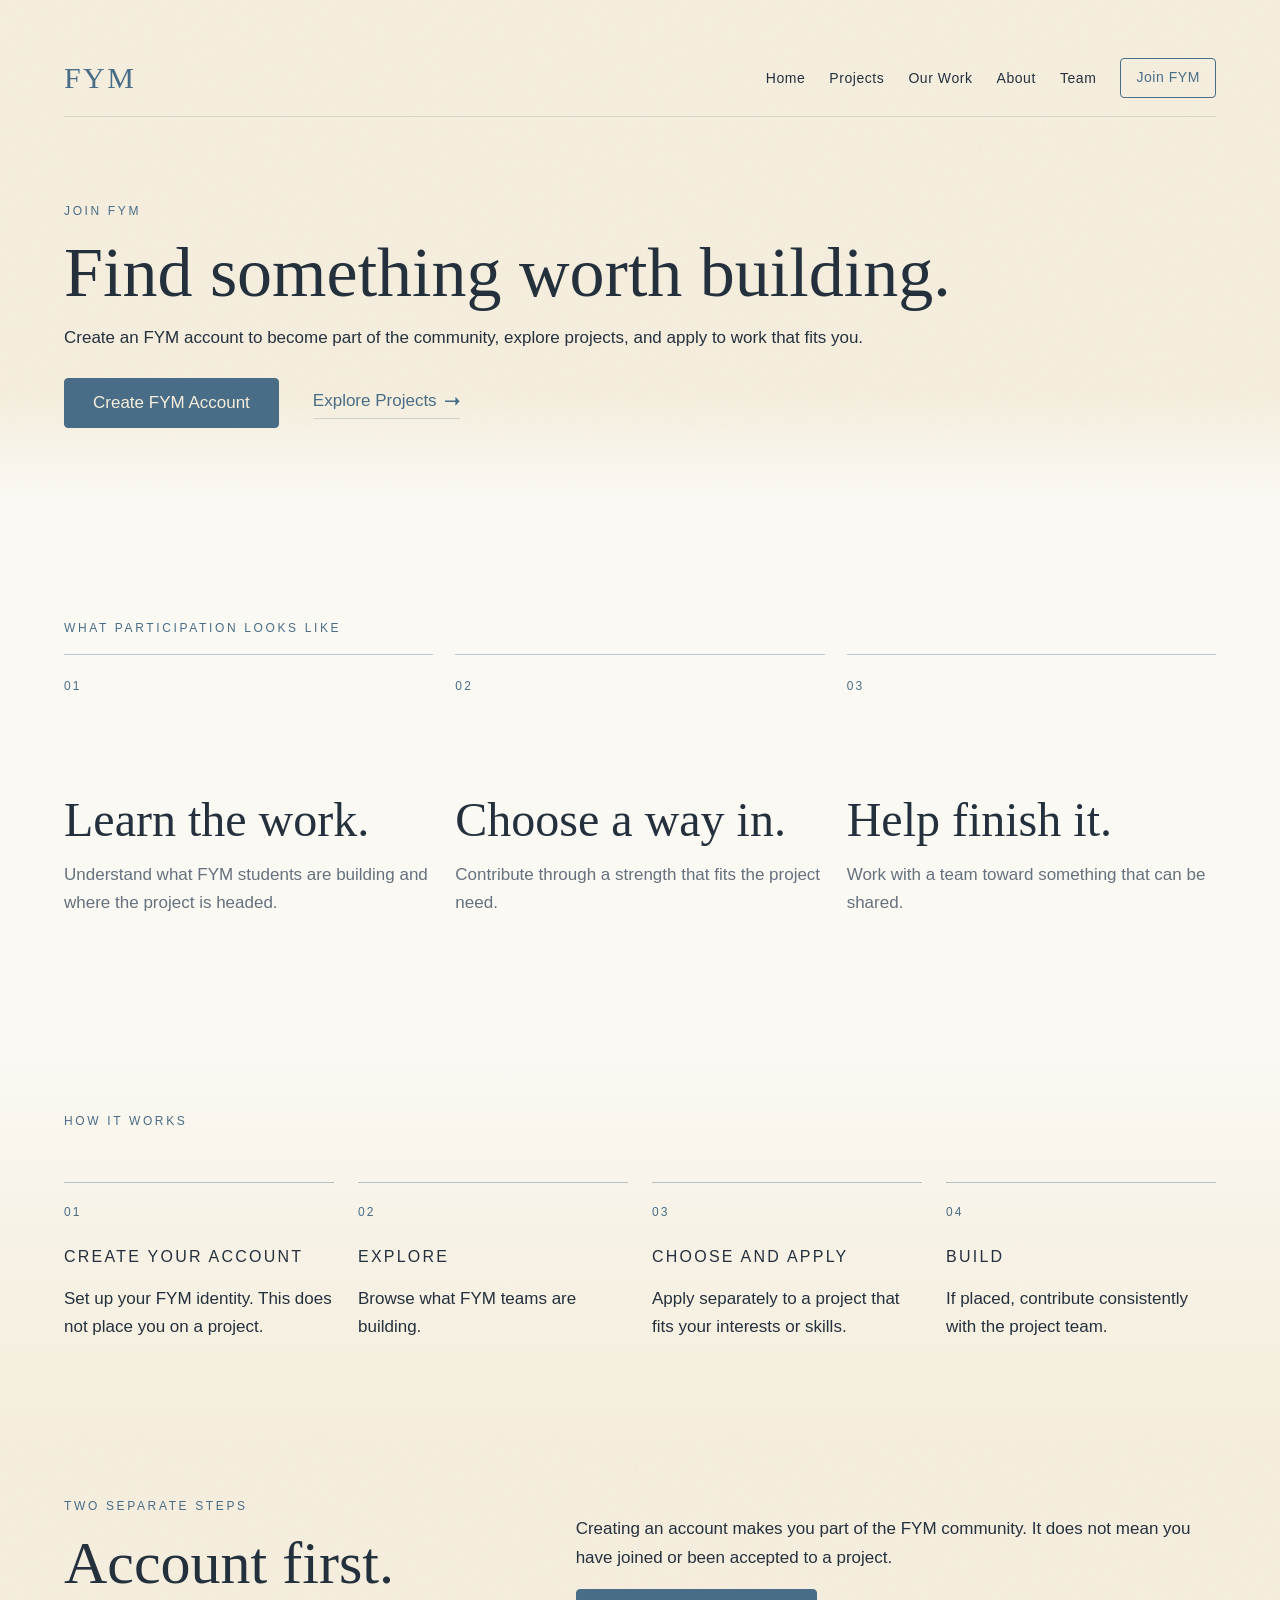
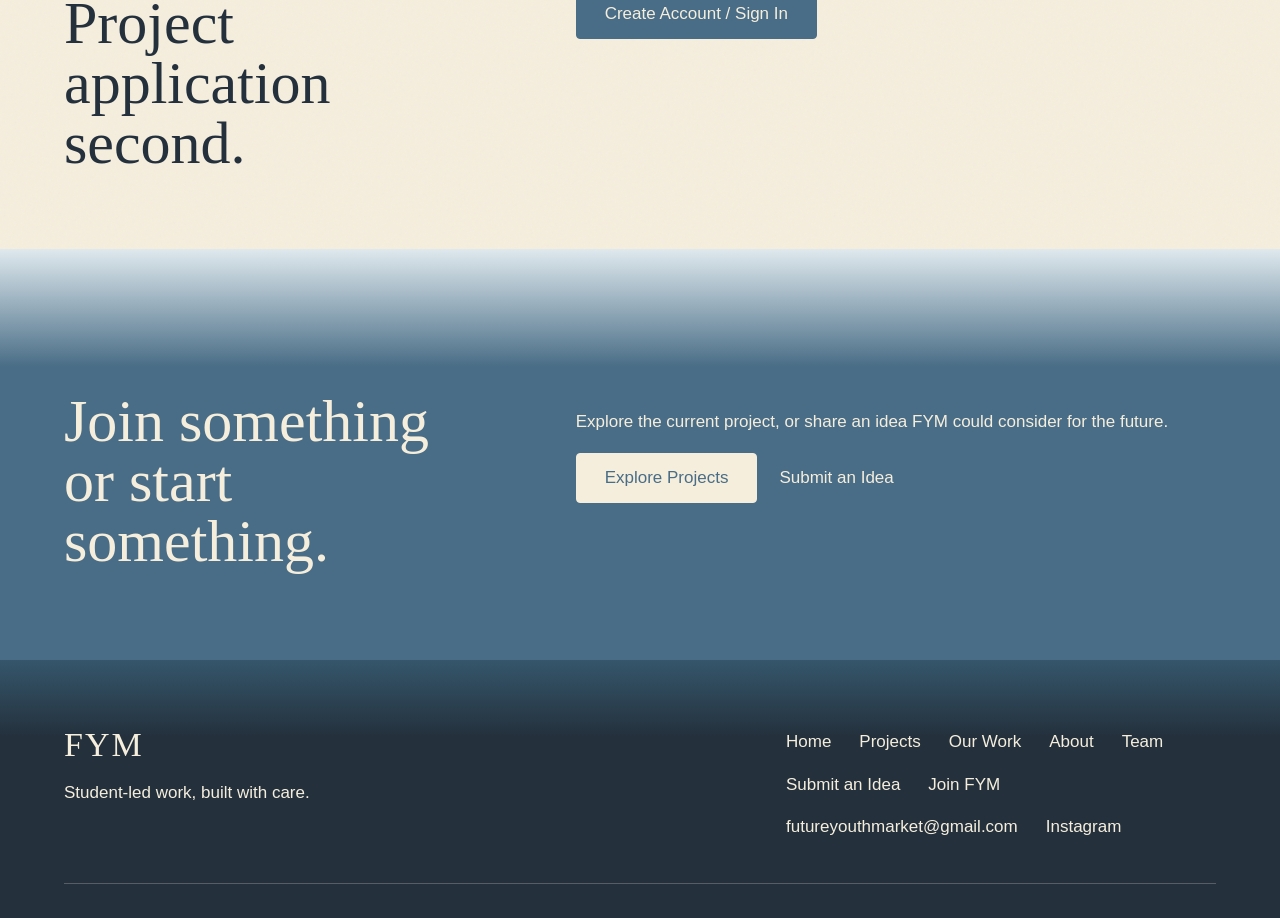
<file: fym-site-copy/get-involved/index.html>
<!doctype html>
<html lang="en">
  <head><meta charset="utf-8"><meta name="viewport" content="width=device-width, initial-scale=1"><title>Get Involved | Future Youth Market</title><link rel="stylesheet" href="../styles.css?v=15"></head>
  <body>
    <header class="site-header"><div class="nav-shell"><a class="brand" href="../">FYM</a><nav class="nav" aria-label="Primary"><a href="../">Home</a><a href="../projects/">Projects</a><a href="../our-work/">Our Work</a><a href="../about/">About</a><a href="../team/">Team</a><a class="join" aria-current="page" href="./">Join FYM</a></nav></div></header>
    <main>
      <section class="page-hero"><div class="section-inner"><p class="label">Join FYM</p><h1>Find something worth building.</h1><p>Create an FYM account to become part of the community, explore projects, and apply to work that fits you.</p><div class="actions" style="justify-content:flex-start"><a class="button" data-member-action>Create FYM Account</a><a class="text-link icon-link" href="../projects/">Explore Projects</a></div></div></section>
      <section class="section warm wide"><div class="section-inner"><p class="label">What Participation Looks Like</p><div class="action-path"><article class="action-card"><p class="number">01</p><div><h2>Learn the work.</h2><p class="muted">Understand what FYM students are building and where the project is headed.</p></div></article><article class="action-card"><p class="number">02</p><div><h2>Choose a way in.</h2><p class="muted">Contribute through a strength that fits the project need.</p></div></article><article class="action-card"><p class="number">03</p><div><h2>Help finish it.</h2><p class="muted">Work with a team toward something that can be shared.</p></div></article></div></div></section>
      <section class="section fade-offwhite-to-cream tight"><div class="section-inner"><p class="label">How It Works</p><div class="process join-process"><article class="ruled"><p class="number">01</p><h2 class="small-heading">Create your account</h2><p>Set up your FYM identity. This does not place you on a project.</p></article><article class="ruled"><p class="number">02</p><h2 class="small-heading">Explore</h2><p>Browse what FYM teams are building.</p></article><article class="ruled"><p class="number">03</p><h2 class="small-heading">Choose and apply</h2><p>Apply separately to a project that fits your interests or skills.</p></article><article class="ruled"><p class="number">04</p><h2 class="small-heading">Build</h2><p>If placed, contribute consistently with the project team.</p></article></div></div></section>
      <section class="section cream tight"><div class="section-inner split-grid"><div><p class="label">Two Separate Steps</p><h2 class="section-title">Account first. Project application second.</h2></div><div><p>Creating an account makes you part of the FYM community. It does not mean you have joined or been accepted to a project.</p><a class="button" data-member-action>Create Account / Sign In</a></div></div></section>
      <section class="section blue with-lead"><div class="section-inner split-grid"><h2 class="section-title">Join something or start something.</h2><div><p>Explore the current project, or share an idea FYM could consider for the future.</p><a class="button cream-button" href="../projects/">Explore Projects</a><a class="text-link" style="color:var(--fym-cream);margin-left:22px" href="../submit-an-idea/">Submit an Idea</a></div></div></section>
    </main>
    <footer class="site-footer"><div class="footer-grid"><div class="footer-top"><div class="footer-brand"><strong>FYM</strong><p>Student-led work, built with care.</p></div><nav class="footer-links" aria-label="Footer"><a href="../">Home</a><a href="../projects/">Projects</a><a href="../our-work/">Our Work</a><a href="../about/">About</a><a href="../team/">Team</a><a href="../submit-an-idea/">Submit an Idea</a><a href="./">Join FYM</a><a href="mailto:futureyouthmarket@gmail.com">futureyouthmarket@gmail.com</a><a href="https://instagram.com/future.youth.market" target="_blank" rel="noopener noreferrer">Instagram</a></nav></div></div></footer>
    <script src="../site.js?v=15"></script>
  </body>
</html>
</file>
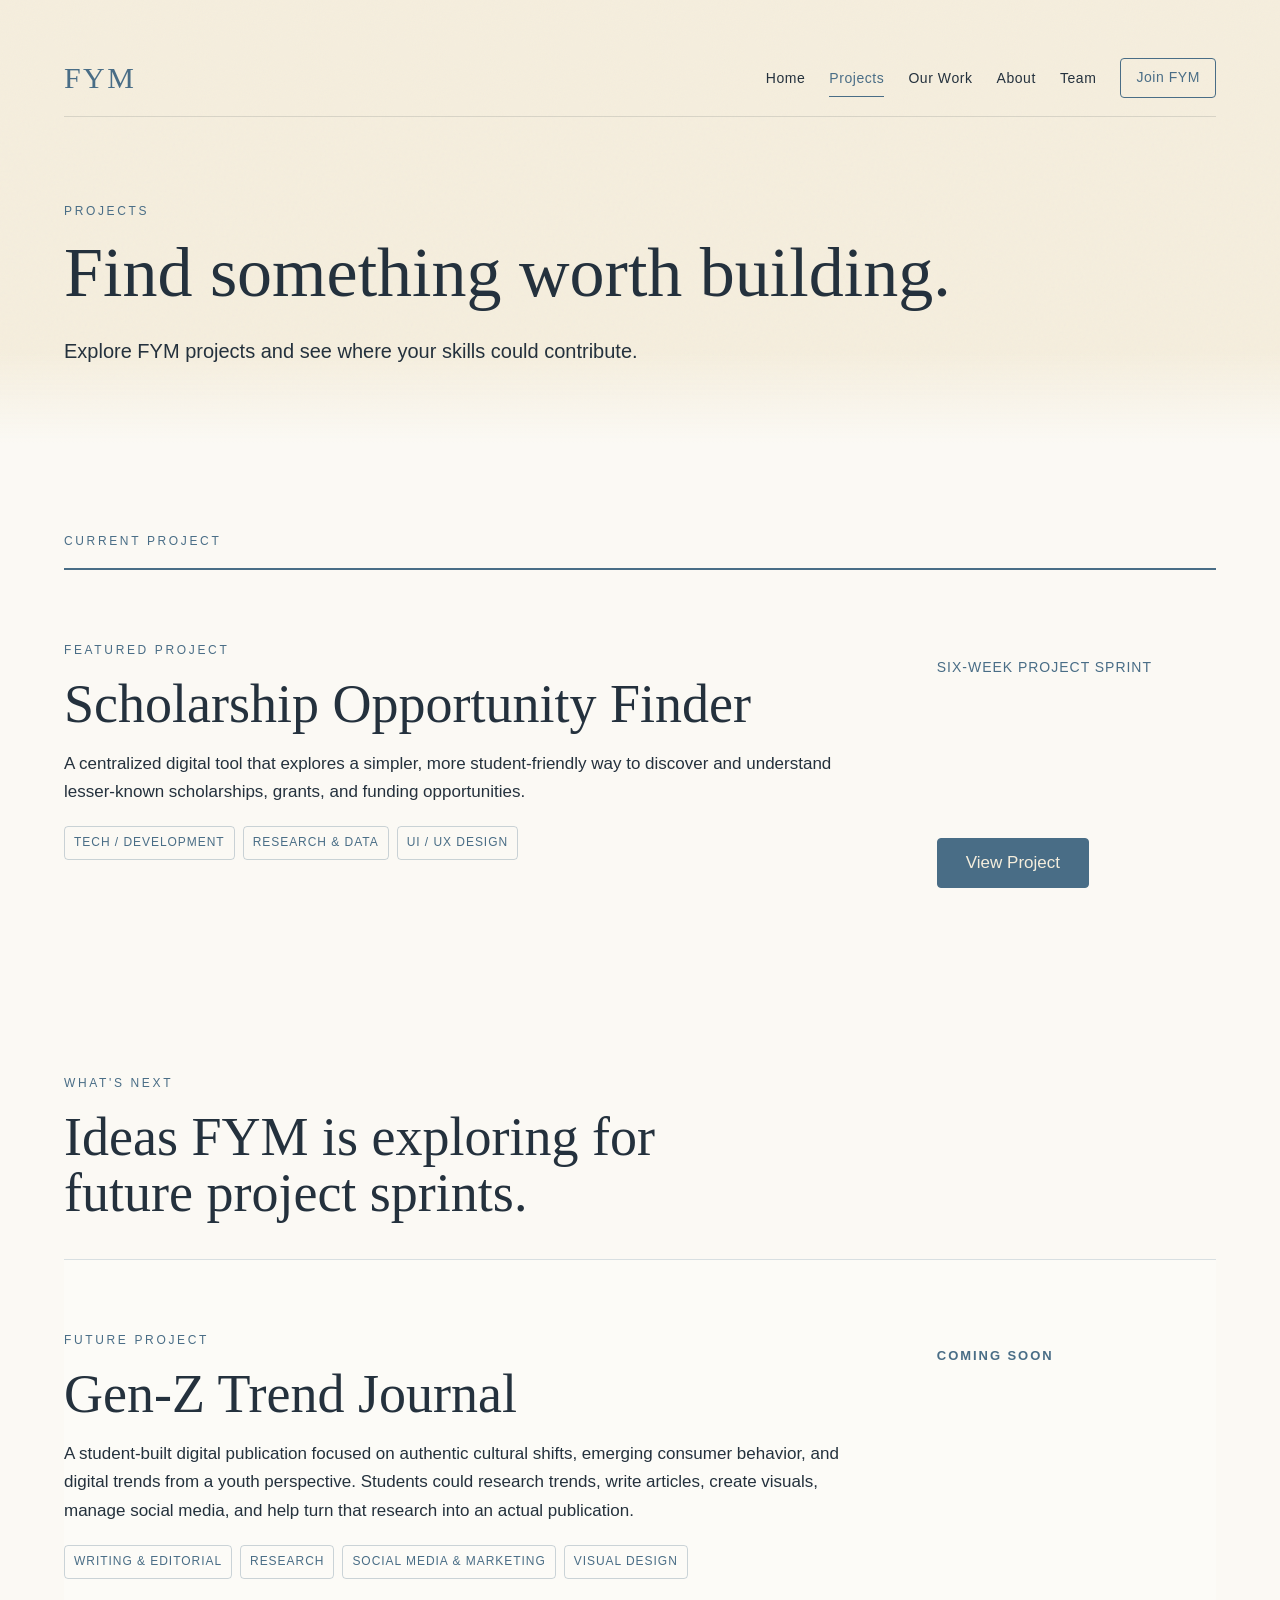
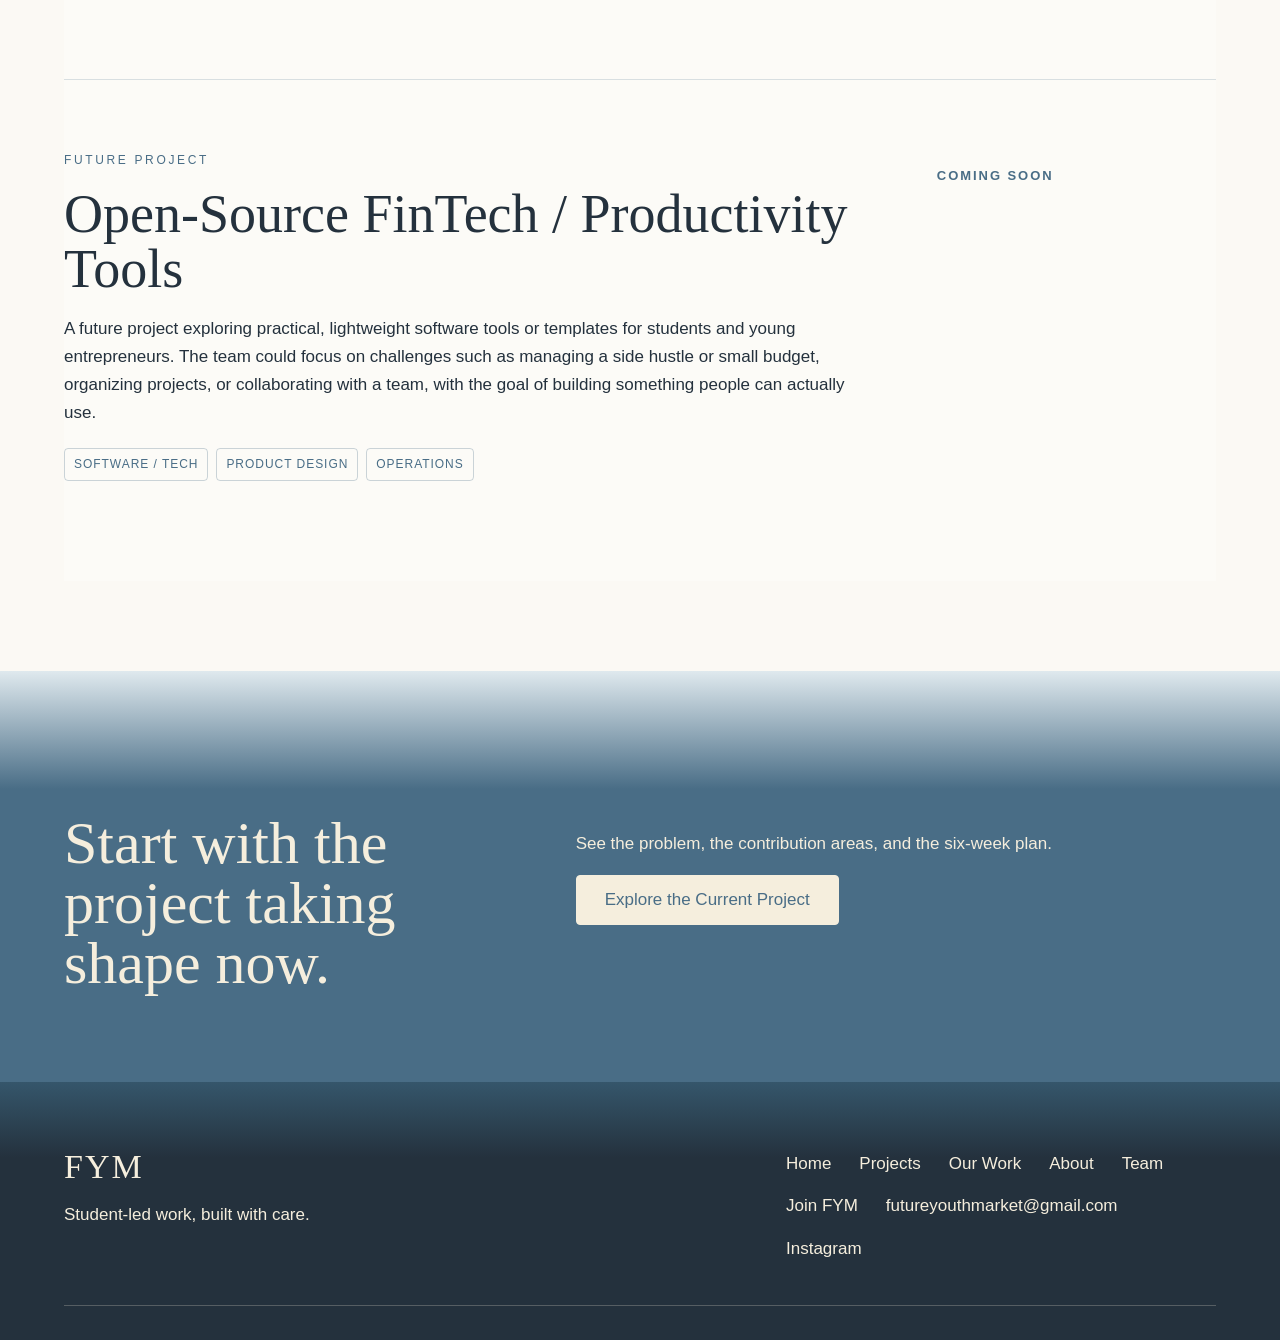
<file: fym-site-copy/projects/index.html>
<!doctype html>
<html lang="en">
  <head><meta charset="utf-8"><meta name="viewport" content="width=device-width, initial-scale=1"><title>Projects | Future Youth Market</title><link rel="stylesheet" href="../styles.css?v=16"></head>
  <body>
    <header class="site-header"><div class="nav-shell"><a class="brand" href="../">FYM</a><nav class="nav" aria-label="Primary"><a href="../">Home</a><a aria-current="page" href="./">Projects</a><a href="../our-work/">Our Work</a><a href="../about/">About</a><a href="../team/">Team</a><a class="join" href="../get-involved/">Join FYM</a></nav></div></header>
    <main>
      <section class="page-hero"><div class="section-inner"><p class="label">Projects</p><h1>Find something worth building.</h1><p>Explore FYM projects and see where your skills could contribute.</p></div></section>
      <section class="section warm project-market"><div class="section-inner">
        <p class="label market-chapter">Current Project</p>
        <article class="market-card featured"><div><p class="label">Featured Project</p><h2>Scholarship Opportunity Finder</h2><p>A centralized digital tool that explores a simpler, more student-friendly way to discover and understand lesser-known scholarships, grants, and funding opportunities.</p><div class="tags"><span>Tech / Development</span><span>Research &amp; Data</span><span>UI / UX Design</span></div></div><div class="market-meta"><p class="category">Six-Week Project Sprint</p><a class="button" href="./scholarship-opportunity-finder/">View Project</a></div></article>
        <div class="future-projects">
          <div class="future-projects-heading"><p class="label">What's Next</p><h2>Ideas FYM is exploring for future project sprints.</h2></div>
          <article class="market-card future"><div><p class="label">Future Project</p><h2>Gen-Z Trend Journal</h2><p>A student-built digital publication focused on authentic cultural shifts, emerging consumer behavior, and digital trends from a youth perspective. Students could research trends, write articles, create visuals, manage social media, and help turn that research into an actual publication.</p><div class="tags"><span>Writing &amp; Editorial</span><span>Research</span><span>Social Media &amp; Marketing</span><span>Visual Design</span></div></div><div class="market-meta"><p class="coming-soon">Coming Soon</p></div></article>
          <article class="market-card future"><div><p class="label">Future Project</p><h2>Open-Source FinTech / Productivity Tools</h2><p>A future project exploring practical, lightweight software tools or templates for students and young entrepreneurs. The team could focus on challenges such as managing a side hustle or small budget, organizing projects, or collaborating with a team, with the goal of building something people can actually use.</p><div class="tags"><span>Software / Tech</span><span>Product Design</span><span>Operations</span></div></div><div class="market-meta"><p class="coming-soon">Coming Soon</p></div></article>
        </div>
      </div></section>
      <section class="section blue with-lead"><div class="section-inner split-grid"><h2 class="section-title">Start with the project taking shape now.</h2><div><p>See the problem, the contribution areas, and the six-week plan.</p><a class="button cream-button" href="./scholarship-opportunity-finder/">Explore the Current Project</a></div></div></section>
    </main>
    <footer class="site-footer"><div class="footer-grid"><div class="footer-top"><div class="footer-brand"><strong>FYM</strong><p>Student-led work, built with care.</p></div><nav class="footer-links" aria-label="Footer"><a href="../">Home</a><a href="./">Projects</a><a href="../our-work/">Our Work</a><a href="../about/">About</a><a href="../team/">Team</a><a href="../get-involved/">Join FYM</a><a href="mailto:futureyouthmarket@gmail.com">futureyouthmarket@gmail.com</a><a href="https://instagram.com/future.youth.market" target="_blank" rel="noopener noreferrer">Instagram</a></nav></div></div></footer>
  </body>
</html>
</file>
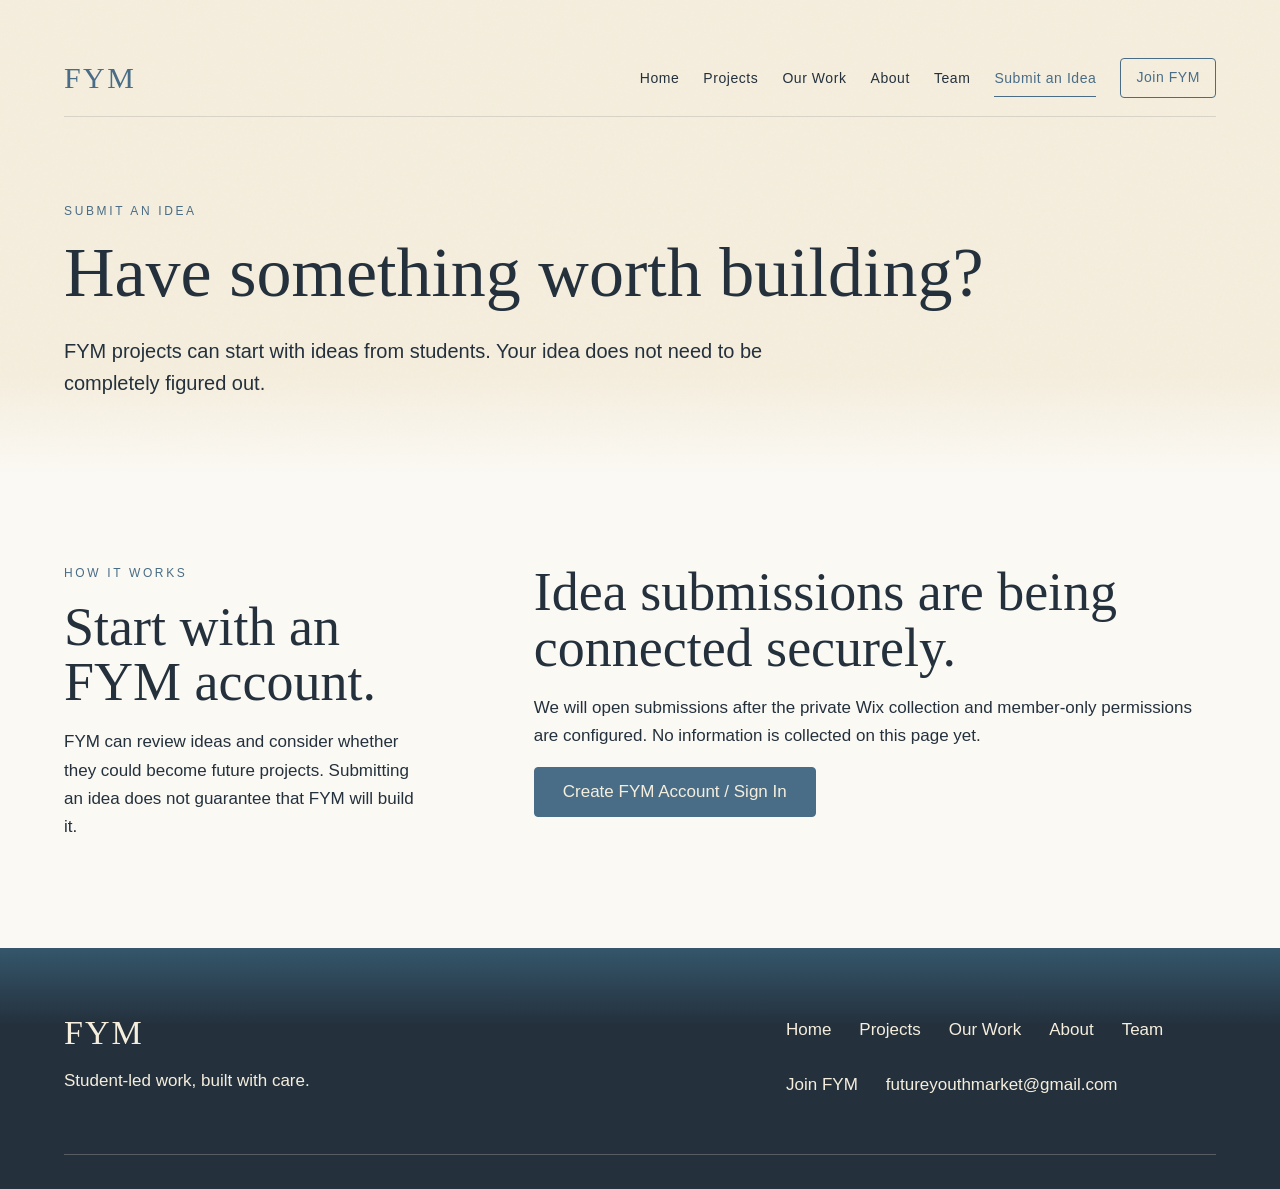
<file: fym-site-copy/submit-an-idea/index.html>
<!doctype html>
<html lang="en">
  <head><meta charset="utf-8"><meta name="viewport" content="width=device-width, initial-scale=1"><title>Submit an Idea | Future Youth Market</title><link rel="stylesheet" href="../styles.css?v=17"></head>
  <body>
    <header class="site-header"><div class="nav-shell"><a class="brand" href="../">FYM</a><nav class="nav" aria-label="Primary"><a href="../">Home</a><a href="../projects/">Projects</a><a href="../our-work/">Our Work</a><a href="../about/">About</a><a href="../team/">Team</a><a aria-current="page" href="./">Submit an Idea</a><a class="join" href="../get-involved/">Join FYM</a></nav></div></header>
    <main>
      <section class="page-hero"><div class="section-inner"><p class="label">Submit an Idea</p><h1>Have something worth building?</h1><p>FYM projects can start with ideas from students. Your idea does not need to be completely figured out.</p></div></section>
      <section class="section warm"><div class="section-inner application-layout"><div><p class="label">How it works</p><h2>Start with an FYM account.</h2><p>FYM can review ideas and consider whether they could become future projects. Submitting an idea does not guarantee that FYM will build it.</p></div><div><h2>Idea submissions are being connected securely.</h2><p>We will open submissions after the private Wix collection and member-only permissions are configured. No information is collected on this page yet.</p><a class="button" data-member-action>Create FYM Account / Sign In</a></div></div></section>
    </main>
    <footer class="site-footer"><div class="footer-grid"><div class="footer-top"><div class="footer-brand"><strong>FYM</strong><p>Student-led work, built with care.</p></div><nav class="footer-links" aria-label="Footer"><a href="../">Home</a><a href="../projects/">Projects</a><a href="../our-work/">Our Work</a><a href="../about/">About</a><a href="../team/">Team</a><a href="../get-involved/">Join FYM</a><a href="mailto:futureyouthmarket@gmail.com">futureyouthmarket@gmail.com</a></nav></div></div></footer>
  </body>
</html>
</file>
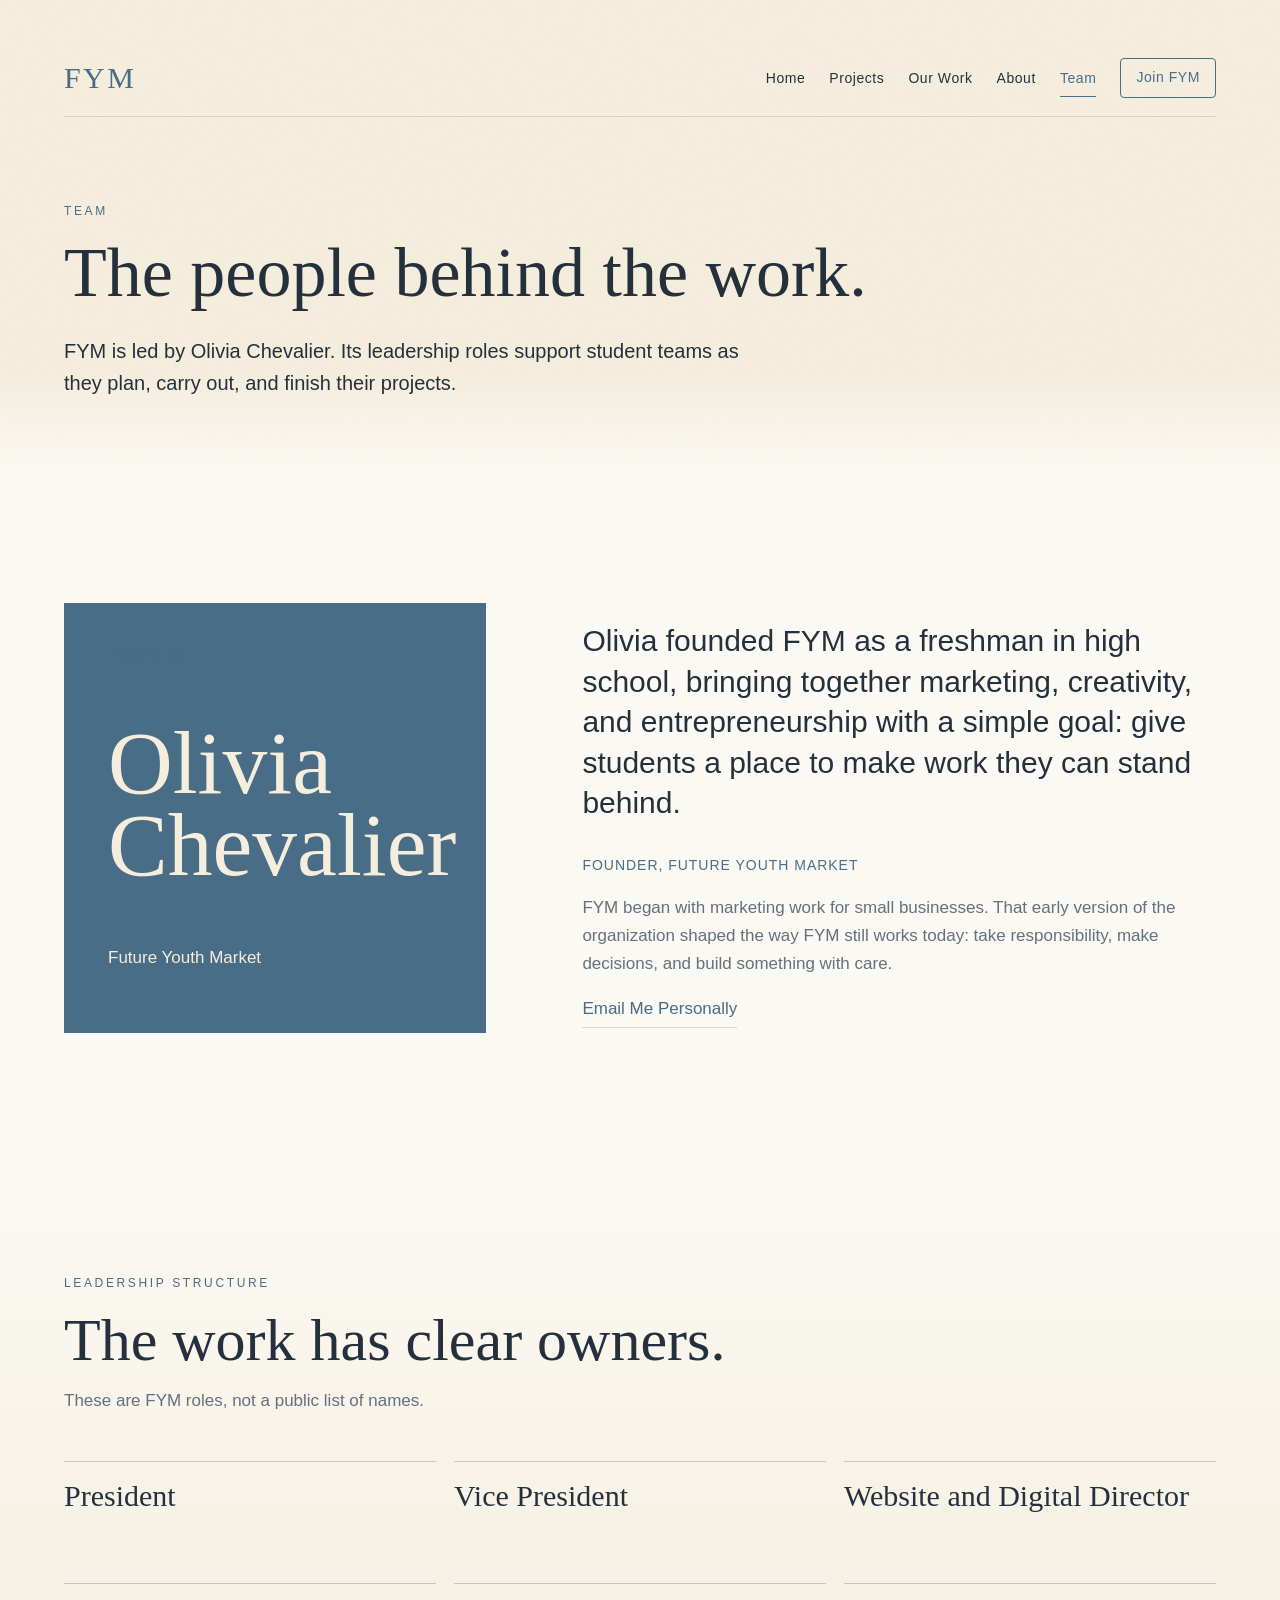
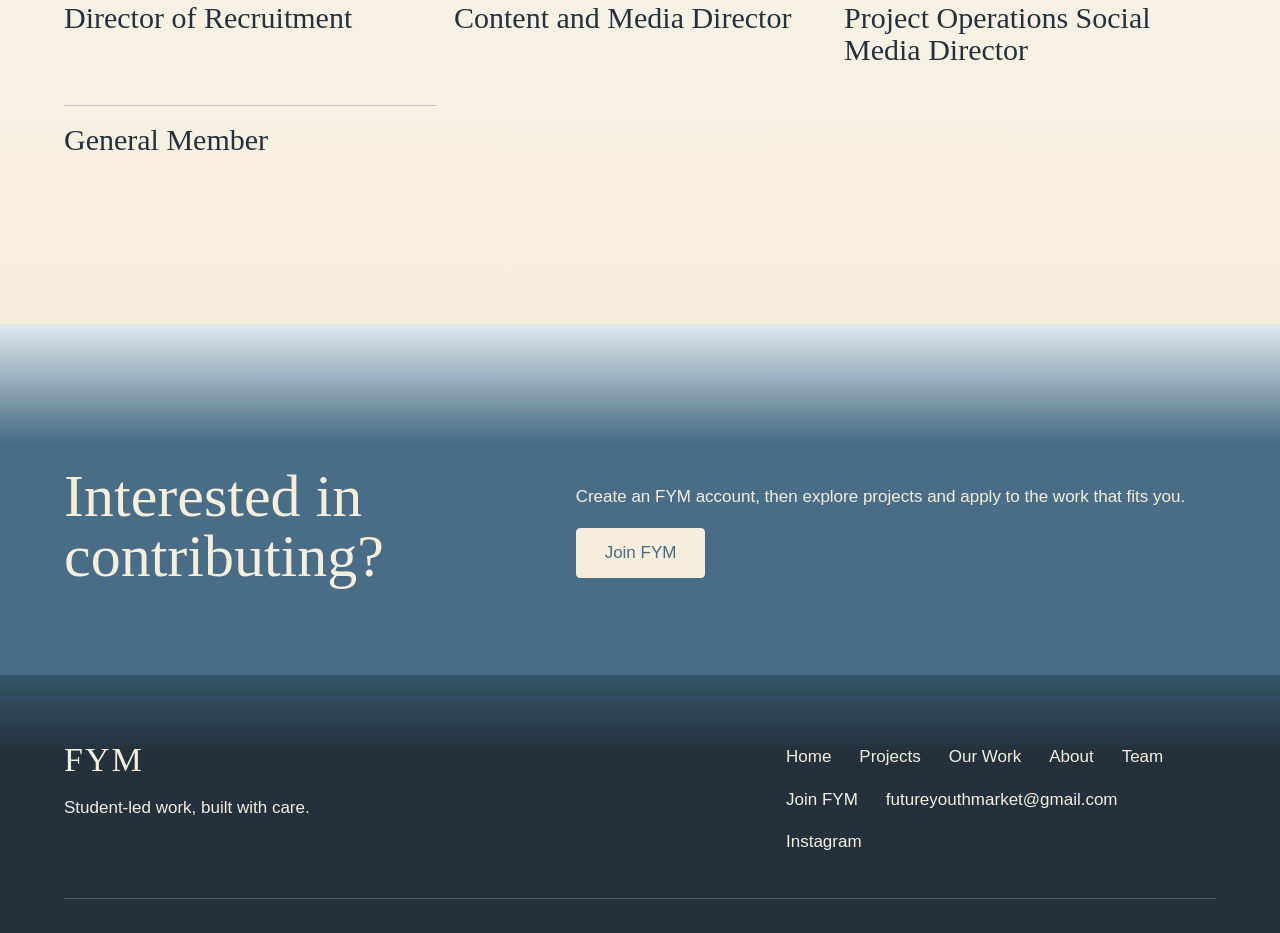
<file: fym-site-copy/team/index.html>
<!doctype html>
<html lang="en">
  <head><meta charset="utf-8"><meta name="viewport" content="width=device-width, initial-scale=1"><title>Team | Future Youth Market</title><link rel="stylesheet" href="../styles.css?v=15"></head>
  <body>
    <header class="site-header"><div class="nav-shell"><a class="brand" href="../">FYM</a><nav class="nav" aria-label="Primary"><a href="../">Home</a><a href="../projects/">Projects</a><a href="../our-work/">Our Work</a><a href="../about/">About</a><a aria-current="page" href="./">Team</a><a class="join" href="../get-involved/">Join FYM</a></nav></div></header>
    <main>
      <section class="page-hero"><div class="section-inner"><p class="label">Team</p><h1>The people behind the work.</h1><p>FYM is led by Olivia Chevalier. Its leadership roles support student teams as they plan, carry out, and finish their projects.</p></div></section>
      <section class="section warm wide"><div class="section-inner founder-feature"><div class="founder-mark"><p class="label">Founder</p><span>Olivia<br>Chevalier</span><p>Future Youth Market</p></div><div class="founder-copy"><p>Olivia founded FYM as a freshman in high school, bringing together marketing, creativity, and entrepreneurship with a simple goal: give students a place to make work they can stand behind.</p><p class="category">Founder, Future Youth Market</p><p class="muted">FYM began with marketing work for small businesses. That early version of the organization shaped the way FYM still works today: take responsibility, make decisions, and build something with care.</p><p><a class="text-link" href="mailto:futureyouthmarket@gmail.com">Email Me Personally</a></p></div></div></section>
      <section class="section fade-offwhite-to-cream wide"><div class="section-inner"><p class="label">Leadership Structure</p><h2 class="section-title">The work has clear owners.</h2><p class="muted" style="max-width:720px">These are FYM roles, not a public list of names.</p><div class="contribution-grid"><span>President</span><span>Vice President</span><span>Website and Digital Director</span><span>Director of Recruitment</span><span>Content and Media Director</span><span>Project Operations Social Media Director</span><span>General Member</span></div></div></section>
      <section class="section blue with-lead"><div class="section-inner split-grid"><h2 class="section-title">Interested in contributing?</h2><div><p>Create an FYM account, then explore projects and apply to the work that fits you.</p><a class="button cream-button" href="../get-involved/">Join FYM</a></div></div></section>
    </main>
    <footer class="site-footer"><div class="footer-grid"><div class="footer-top"><div class="footer-brand"><strong>FYM</strong><p>Student-led work, built with care.</p></div><nav class="footer-links" aria-label="Footer"><a href="../">Home</a><a href="../projects/">Projects</a><a href="../our-work/">Our Work</a><a href="../about/">About</a><a href="./">Team</a><a href="../get-involved/">Join FYM</a><a href="mailto:futureyouthmarket@gmail.com">futureyouthmarket@gmail.com</a><a href="https://instagram.com/future.youth.market" target="_blank" rel="noopener noreferrer">Instagram</a></nav></div></div></footer>
    <script src="../site.js?v=15"></script>
  </body>
</html>
</file>
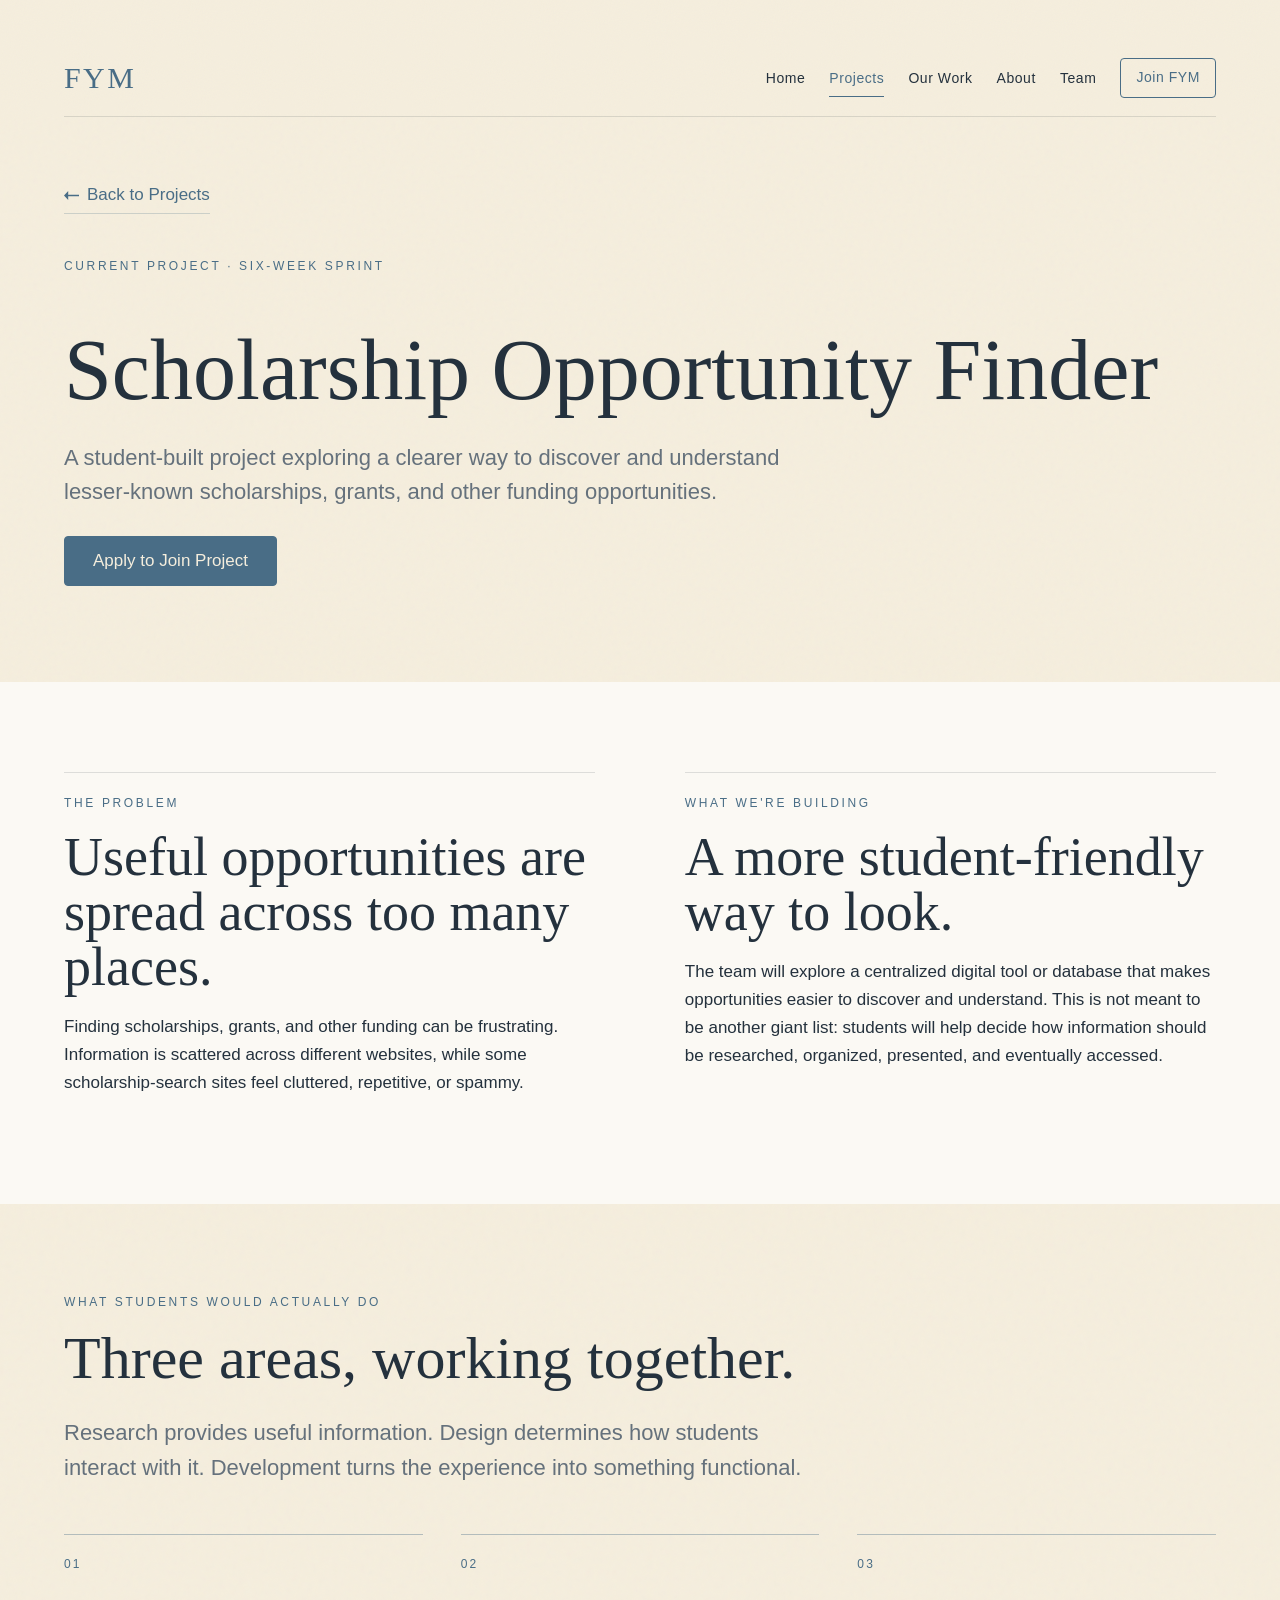
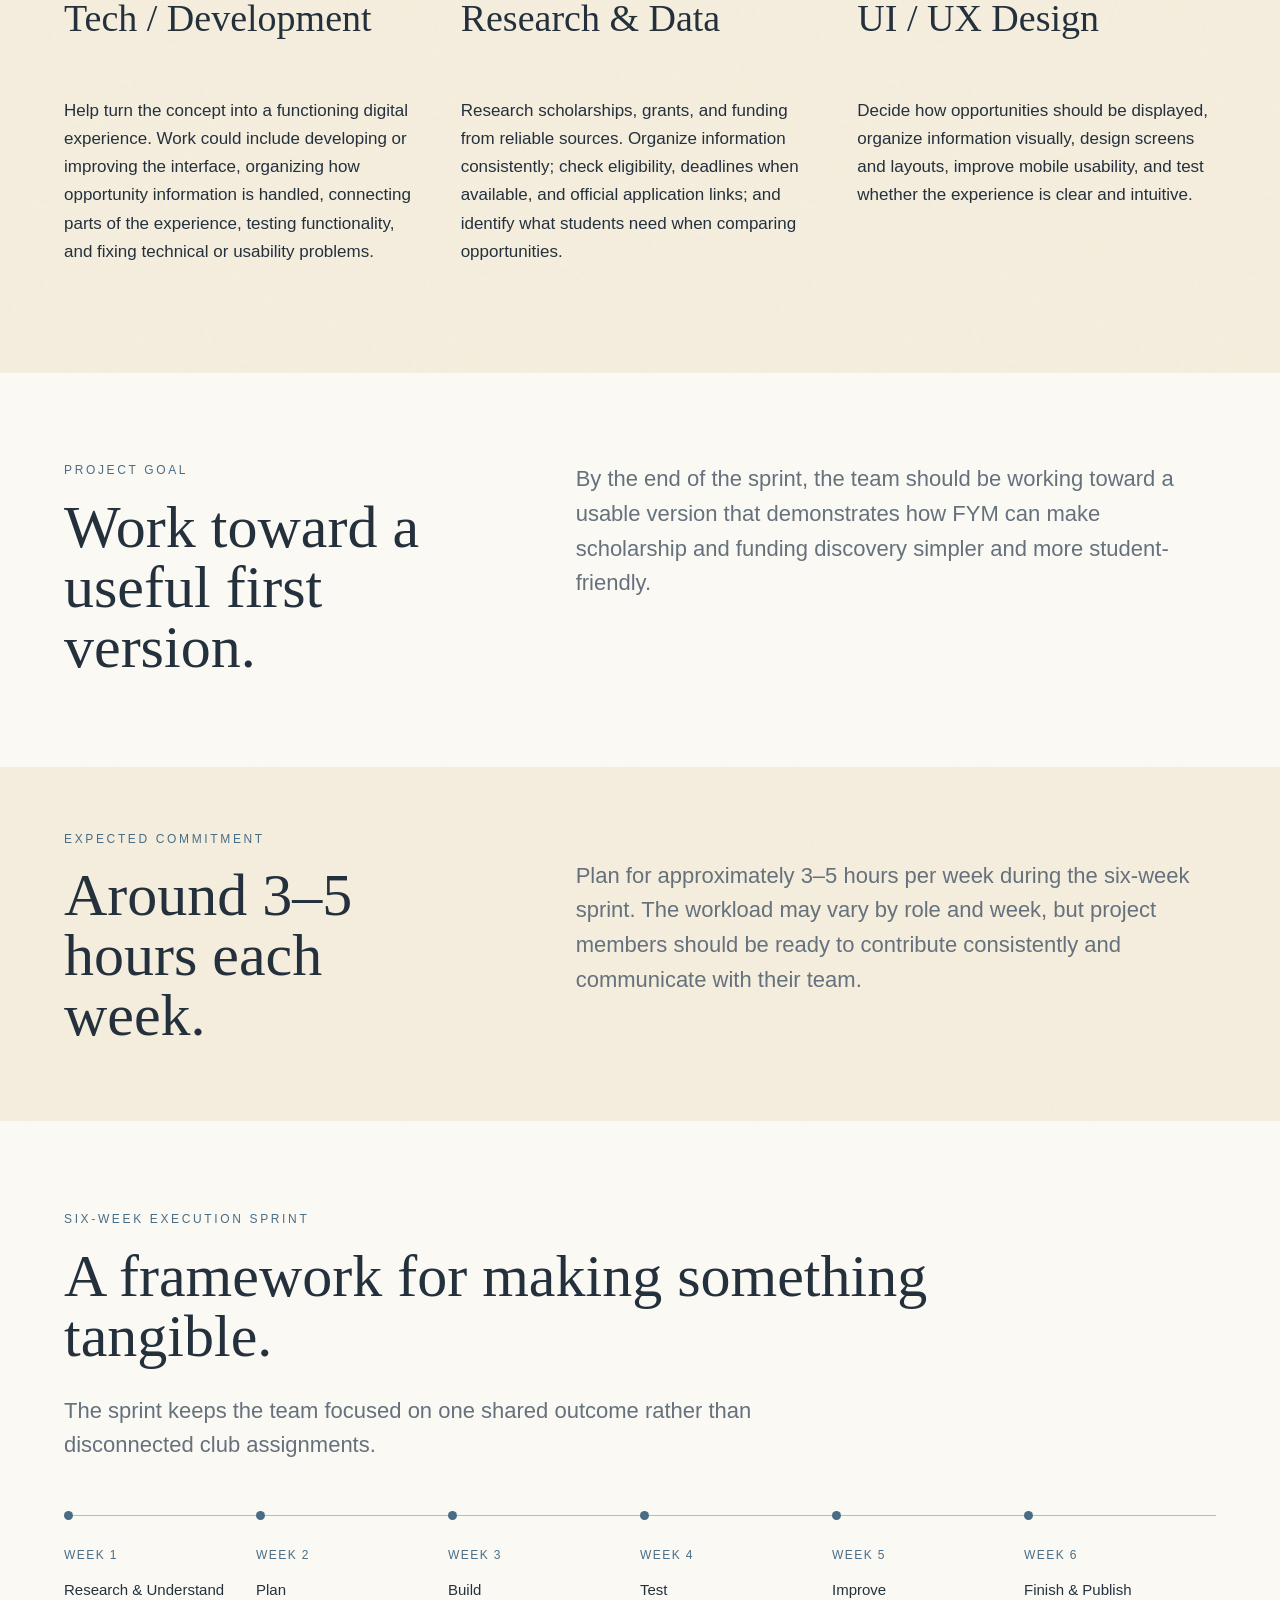
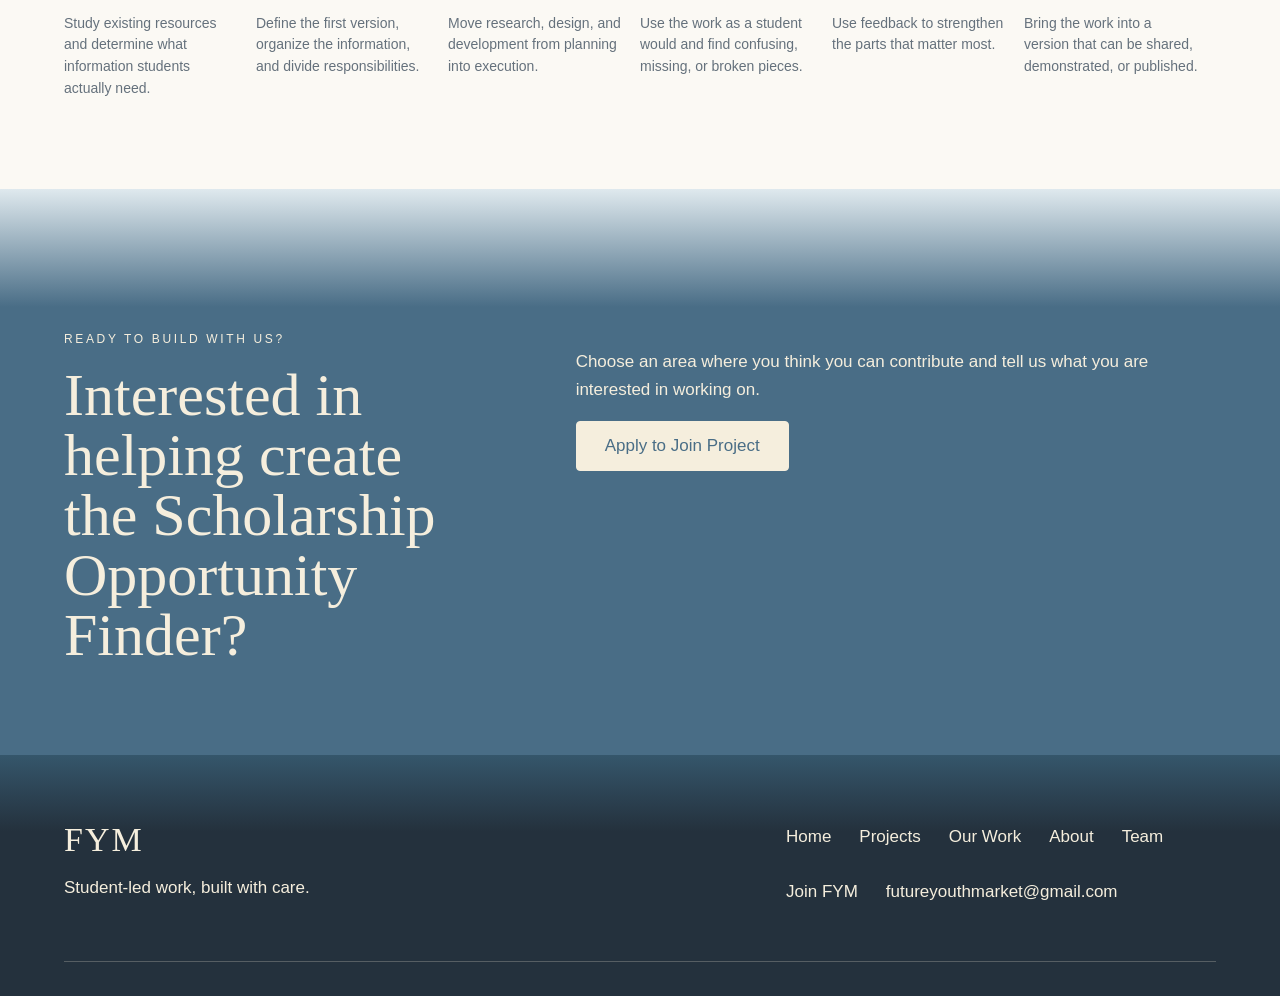
<file: fym-site-copy/projects/scholarship-opportunity-finder/index.html>
<!doctype html>
<html lang="en">
  <head><meta charset="utf-8"><meta name="viewport" content="width=device-width, initial-scale=1"><title>Scholarship Opportunity Finder | FYM Projects</title><link rel="stylesheet" href="../../styles.css?v=16"></head>
  <body>
    <header class="site-header"><div class="nav-shell"><a class="brand" href="../../">FYM</a><nav class="nav" aria-label="Primary"><a href="../../">Home</a><a aria-current="page" href="../">Projects</a><a href="../../our-work/">Our Work</a><a href="../../about/">About</a><a href="../../team/">Team</a><a class="join" href="../../get-involved/">Join FYM</a></nav></div></header>
    <main>
      <section class="case-header cream project-hero"><div class="section-inner"><a class="text-link back-link" href="../">Back to Projects</a><p class="label">Current Project · Six-Week Sprint</p><h1>Scholarship Opportunity Finder</h1><p class="lead-block">A student-built project exploring a clearer way to discover and understand lesser-known scholarships, grants, and other funding opportunities.</p><div class="actions left-actions"><a class="button" data-project-apply>Apply to Join Project</a></div></div></section>
      <section class="section warm"><div class="section-inner project-story-grid"><article><p class="label">The Problem</p><h2>Useful opportunities are spread across too many places.</h2><p>Finding scholarships, grants, and other funding can be frustrating. Information is scattered across different websites, while some scholarship-search sites feel cluttered, repetitive, or spammy.</p></article><article><p class="label">What We're Building</p><h2>A more student-friendly way to look.</h2><p>The team will explore a centralized digital tool or database that makes opportunities easier to discover and understand. This is not meant to be another giant list: students will help decide how information should be researched, organized, presented, and eventually accessed.</p></article></div></section>
      <section class="section cream"><div class="section-inner"><p class="label">What Students Would Actually Do</p><h2 class="section-title">Three areas, working together.</h2><p class="lead-block">Research provides useful information. Design determines how students interact with it. Development turns the experience into something functional.</p><div class="project-contribution-grid"><article class="ruled"><p class="number">01</p><h3>Tech / Development</h3><p>Help turn the concept into a functioning digital experience. Work could include developing or improving the interface, organizing how opportunity information is handled, connecting parts of the experience, testing functionality, and fixing technical or usability problems.</p></article><article class="ruled"><p class="number">02</p><h3>Research &amp; Data</h3><p>Research scholarships, grants, and funding from reliable sources. Organize information consistently; check eligibility, deadlines when available, and official application links; and identify what students need when comparing opportunities.</p></article><article class="ruled"><p class="number">03</p><h3>UI / UX Design</h3><p>Decide how opportunities should be displayed, organize information visually, design screens and layouts, improve mobile usability, and test whether the experience is clear and intuitive.</p></article></div></div></section>
      <section class="section warm project-goal"><div class="section-inner split-grid"><div><p class="label">Project Goal</p><h2 class="section-title">Work toward a useful first version.</h2></div><p class="lead-block">By the end of the sprint, the team should be working toward a usable version that demonstrates how FYM can make scholarship and funding discovery simpler and more student-friendly.</p></div></section>
      <section class="section cream tight"><div class="section-inner split-grid"><div><p class="label">Expected Commitment</p><h2 class="section-title">Around 3–5 hours each week.</h2></div><p class="lead-block">Plan for approximately 3–5 hours per week during the six-week sprint. The workload may vary by role and week, but project members should be ready to contribute consistently and communicate with their team.</p></div></section>
      <section class="section warm"><div class="section-inner"><p class="label">Six-Week Execution Sprint</p><h2 class="section-title">A framework for making something tangible.</h2><p class="lead-block">The sprint keeps the team focused on one shared outcome rather than disconnected club assignments.</p><div class="sprint-timeline detailed"><article><span>Week 1</span><h3>Research &amp; Understand</h3><p>Study existing resources and determine what information students actually need.</p></article><article><span>Week 2</span><h3>Plan</h3><p>Define the first version, organize the information, and divide responsibilities.</p></article><article><span>Week 3</span><h3>Build</h3><p>Move research, design, and development from planning into execution.</p></article><article><span>Week 4</span><h3>Test</h3><p>Use the work as a student would and find confusing, missing, or broken pieces.</p></article><article><span>Week 5</span><h3>Improve</h3><p>Use feedback to strengthen the parts that matter most.</p></article><article><span>Week 6</span><h3>Finish &amp; Publish</h3><p>Bring the work into a version that can be shared, demonstrated, or published.</p></article></div></div></section>
      <section class="section blue with-lead"><div class="section-inner split-grid"><div><p class="label cream-label">Ready to Build With Us?</p><h2 class="section-title">Interested in helping create the Scholarship Opportunity Finder?</h2></div><div><p>Choose an area where you think you can contribute and tell us what you are interested in working on.</p><a class="button cream-button" data-project-apply>Apply to Join Project</a></div></div></section>
    </main>
    <footer class="site-footer"><div class="footer-grid"><div class="footer-top"><div class="footer-brand"><strong>FYM</strong><p>Student-led work, built with care.</p></div><nav class="footer-links"><a href="../../">Home</a><a href="../">Projects</a><a href="../../our-work/">Our Work</a><a href="../../about/">About</a><a href="../../team/">Team</a><a href="../../get-involved/">Join FYM</a><a href="mailto:futureyouthmarket@gmail.com">futureyouthmarket@gmail.com</a></nav></div></div></footer>
    <script src="../../site.js?v=17"></script>
  </body>
</html>
</file>
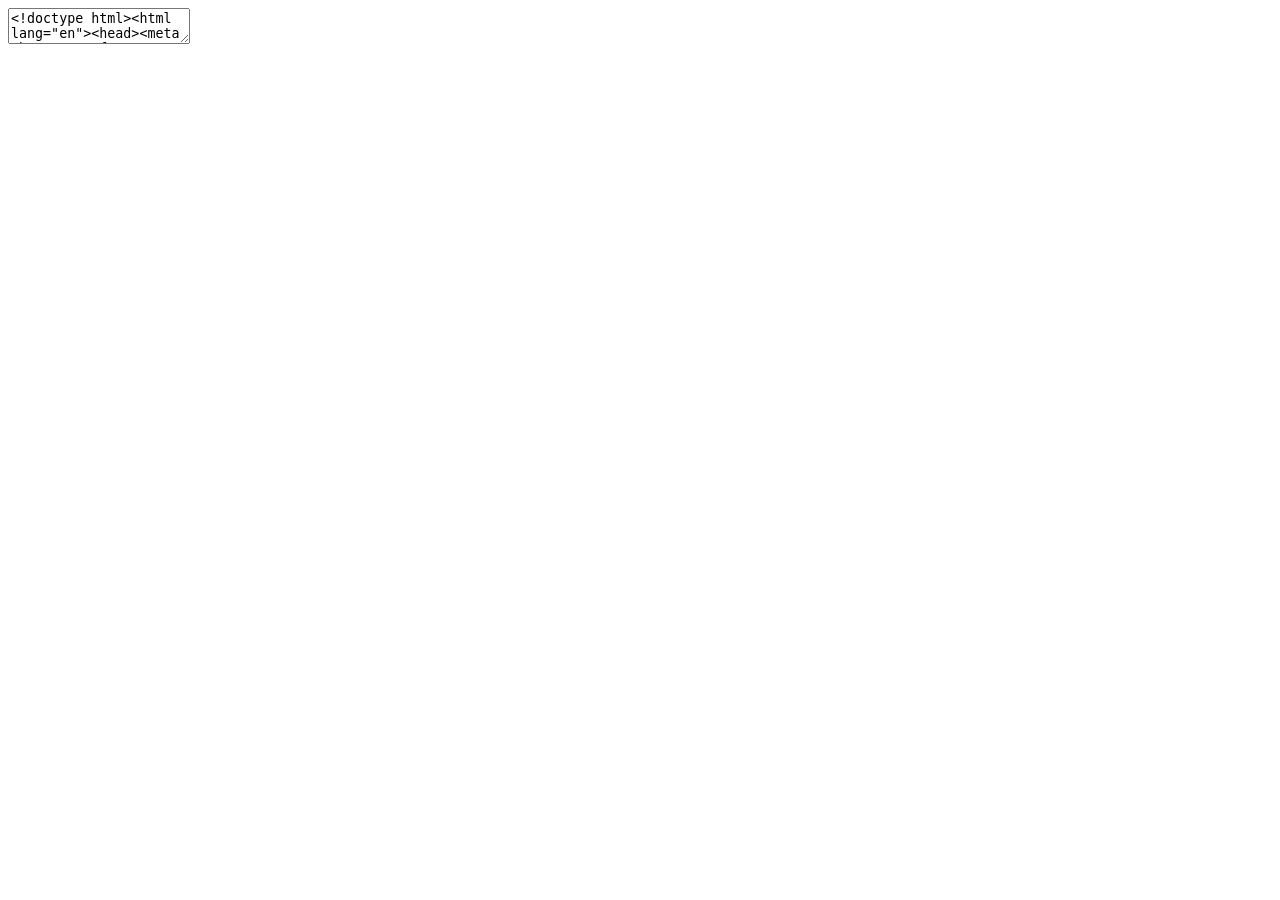
<file: fym-site-copy/wix-embed-transfer.generated.html>
<!doctype html><html><head><title>FYM Wix embed transfer</title></head><body><textarea aria-label="Wix embed code">&lt;!doctype html>&lt;html lang="en">&lt;head>&lt;meta charset="utf-8">&lt;meta name="viewport" content="width=device-width,initial-scale=1">&lt;style id="fym-style">&lt;/style>&lt;/head>&lt;body>&lt;div id="app">&lt;/div>&lt;script>(() => {
let bundle = {"type":"fym:render","pages":{"/":"\u003c!doctype html>\n\u003chtml lang=\"en\">\n  \u003chead>\n    \u003cmeta charset=\"utf-8\">\n    \u003cmeta name=\"viewport\" content=\"width=device-width, initial-scale=1\">\n    \u003ctitle>Future Youth Market\u003c/title>\n    \u003clink rel=\"stylesheet\" href=\"./styles.css?v=15\">\n  \u003c/head>\n  \u003cbody>\n    \u003cheader class=\"site-header\">\n      \u003cdiv class=\"nav-shell\">\n        \u003ca class=\"brand\" href=\"./\">FYM\u003c/a>\n        \u003cnav class=\"nav\" aria-label=\"Primary\">\n          \u003ca href=\"./\" aria-current=\"page\">Home\u003c/a>\u003ca href=\"./projects/\">Projects\u003c/a>\u003ca href=\"./our-work/\">Our Work\u003c/a>\u003ca href=\"./about/\">About\u003c/a>\n          \u003ca href=\"./team/\">Team\u003c/a>\n          \u003ca href=\"./get-involved/\">Get Involved\u003c/a>\n          \u003ca class=\"join\" href=\"./get-involved/\">Join FYM\u003c/a>\n        \u003c/nav>\n      \u003c/div>\n    \u003c/header>\n\n    \u003cmain>\n      \u003csection class=\"hero\">\n        \u003cdiv class=\"hero-inner\">\n          \u003cp class=\"eyebrow home-eyebrow\">Turn ideas into reality.\u003c/p>\n          \u003cdiv class=\"lockup\" aria-label=\"FYM Future Youth Market\">\n            \u003cdiv class=\"lockup-large\">FYM\u003c/div>\n            \u003cdiv class=\"lockup-name\">Future Youth Market\u003c/div>\n          \u003c/div>\n          \u003ch1 class=\"home-title\">Built by students.\u003cbr>Made for the real world.\u003c/h1>\n          \u003cp class=\"hero-copy\">Future Youth Market is where high school students find projects worth working on, join a team, and help build something real.\u003c/p>\n          \u003cdiv class=\"actions\">\n            \u003ca class=\"button\" href=\"./projects/\">Explore Projects\u003c/a>\n            \u003ca class=\"text-link icon-link\" href=\"./about/\">About FYM\u003c/a>\n          \u003c/div>\n        \u003c/div>\n      \u003c/section>\n\n      \u003csection class=\"section warm tight\">\n        \u003cdiv class=\"section-inner\">\n          \u003cp class=\"label\">What We Do\u003c/p>\n          \u003ch2 class=\"section-title\">Ideas become real projects.\u003c/h2>\n          \u003cdiv class=\"columns\">\n            \u003carticle class=\"ruled\">\u003cp class=\"number\">01\u003c/p>\u003ch3 class=\"small-heading\">Research\u003c/h3>\u003cp>Understand the problem, audience, or opportunity.\u003c/p>\u003c/article>\n            \u003carticle class=\"ruled\">\u003cp class=\"number\">02\u003c/p>\u003ch3 class=\"small-heading\">Create\u003c/h3>\u003cp>Turn findings and ideas into finished work.\u003c/p>\u003c/article>\n            \u003carticle class=\"ruled\">\u003cp class=\"number\">03\u003c/p>\u003ch3 class=\"small-heading\">Publish\u003c/h3>\u003cp>Release the result so people can actually see or use it.\u003c/p>\u003c/article>\n          \u003c/div>\n          \u003carticle class=\"project-preview intro-grid\">\n            \u003cdiv>\u003cp class=\"label\">Active Project\u003c/p>\u003ch3>Scholarship Opportunity Finder\u003c/h3>\u003c/div>\n            \u003cdiv>\u003cp>A student-friendly digital tool for discovering lesser-known scholarships, grants, and funding opportunities.\u003c/p>\u003ca class=\"text-link icon-link\" href=\"./projects/scholarship-opportunity-finder/\">View Project\u003c/a>\u003c/div>\n          \u003c/article>\n        \u003c/div>\n      \u003c/section>\n\n      \u003csection class=\"section warm wide\">\n        \u003cdiv class=\"section-inner\">\n          \u003cp class=\"label\">Selected Work\u003c/p>\n          \u003ch2 class=\"section-title\">A closer look at FYM work.\u003c/h2>\n          \u003cdiv style=\"margin-top:54px\">\n            \u003carticle class=\"portfolio-row home-feature\">\n              \u003cimg class=\"portfolio-image\" src=\"https://static.wixstatic.com/media/20e3eb_5f76f47525f64de18423a40985d172d9~mv2.jpg\" alt=\"Kelly Angelovic project visual\">\n              \u003cdiv>\u003cp class=\"label\">Project 01\u003c/p>\u003ch3 class=\"portfolio-title\">Kelly Angelovic\u003c/h3>\u003cp class=\"category\">Marketing &amp;amp; Brand Development\u003c/p>\u003cp class=\"muted\">Brand strategy, social content, and audience analysis shaped through real project materials.\u003c/p>\u003ca class=\"text-link icon-link\" href=\"./our-work/kelly-angelovic/\">View Project\u003c/a>\u003c/div>\n            \u003c/article>\n            \u003cp>\u003ca class=\"text-link icon-link\" href=\"./our-work/\">Explore All Work\u003c/a>\u003c/p>\n          \u003c/div>\n        \u003c/div>\n      \u003c/section>\n\n      \u003csection class=\"section fade-offwhite-to-cream tight\">\n        \u003cdiv class=\"section-inner mission-statement\">\n          \u003cp class=\"label\">Why FYM\u003c/p>\n          \u003cp>A finished project says more than a practice assignment.\u003c/p>\n        \u003c/div>\n      \u003c/section>\n\n      \u003csection class=\"section cream tight\">\n        \u003cdiv class=\"section-inner split-grid\">\n          \u003cdiv>\u003cp class=\"label\">Start Something\u003c/p>\u003ch2 class=\"section-title\">Have an idea worth building?\u003c/h2>\u003c/div>\n          \u003cdiv>\u003cp>Students can propose an idea for FYM to review as a possible future project.\u003c/p>\u003ca class=\"text-link icon-link\" href=\"./submit-an-idea/\">Submit an Idea\u003c/a>\u003c/div>\n        \u003c/div>\n      \u003c/section>\n\n      \u003csection class=\"section blue with-lead\">\n        \u003cdiv class=\"section-inner split-grid\">\n          \u003ch2 class=\"section-title\">Help build what FYM publishes.\u003c/h2>\n          \u003cdiv>\u003cp>Join FYM and take part in student-led work with a clear final product.\u003c/p>\u003ca class=\"button\" style=\"background:var(--fym-cream);color:var(--fym-blue);border-color:var(--fym-cream)\" href=\"./projects/\">Explore Projects\u003c/a>\u003c/div>\n        \u003c/div>\n      \u003c/section>\n    \u003c/main>\n\n    \u003cfooter class=\"site-footer\">\n      \u003cdiv class=\"footer-grid\">\n        \u003cdiv class=\"footer-top\">\n          \u003cdiv class=\"footer-brand\">\u003cstrong>FYM\u003c/strong>\u003cp>Student-led work, built with care.\u003c/p>\u003c/div>\n          \u003cnav class=\"footer-links\" aria-label=\"Footer\">\n            \u003ca href=\"./\" aria-current=\"page\">Home\u003c/a>\u003ca href=\"./projects/\">Projects\u003c/a>\u003ca href=\"./our-work/\">Our Work\u003c/a>\u003ca href=\"./about/\">About\u003c/a>\u003ca href=\"./team/\">Team\u003c/a>\u003ca href=\"./get-involved/\">Join FYM\u003c/a>\u003ca href=\"mailto:futureyouthmarket@gmail.com\">futureyouthmarket@gmail.com\u003c/a>\u003ca href=\"https://instagram.com/future.youth.market\" target=\"_blank\" rel=\"noopener noreferrer\">Instagram\u003c/a>\n          \u003c/nav>\n        \u003c/div>\n\n      \u003c/div>\n    \u003c/footer>\n    \u003cscript src=\"./site.js?v=15\">\u003c/script>\n  \u003c/body>\n\u003c/html>\n","/projects/":"\u003c!doctype html>\n\u003chtml lang=\"en\">\n  \u003chead>\u003cmeta charset=\"utf-8\">\u003cmeta name=\"viewport\" content=\"width=device-width, initial-scale=1\">\u003ctitle>Projects | Future Youth Market\u003c/title>\u003clink rel=\"stylesheet\" href=\"../styles.css?v=16\">\u003c/head>\n  \u003cbody>\n    \u003cheader class=\"site-header\">\u003cdiv class=\"nav-shell\">\u003ca class=\"brand\" href=\"../\">FYM\u003c/a>\u003cnav class=\"nav\" aria-label=\"Primary\">\u003ca href=\"../\">Home\u003c/a>\u003ca aria-current=\"page\" href=\"./\">Projects\u003c/a>\u003ca href=\"../our-work/\">Our Work\u003c/a>\u003ca href=\"../about/\">About\u003c/a>\u003ca href=\"../team/\">Team\u003c/a>\u003ca class=\"join\" href=\"../get-involved/\">Join FYM\u003c/a>\u003c/nav>\u003c/div>\u003c/header>\n    \u003cmain>\n      \u003csection class=\"page-hero\">\u003cdiv class=\"section-inner\">\u003cp class=\"label\">Projects\u003c/p>\u003ch1>Find something worth building.\u003c/h1>\u003cp>Explore FYM projects and see where your skills could contribute.\u003c/p>\u003c/div>\u003c/section>\n      \u003csection class=\"section warm project-market\">\u003cdiv class=\"section-inner\">\n        \u003cp class=\"label market-chapter\">Current Project\u003c/p>\n        \u003carticle class=\"market-card featured\">\u003cdiv>\u003cp class=\"label\">Featured Project\u003c/p>\u003ch2>Scholarship Opportunity Finder\u003c/h2>\u003cp>A centralized digital tool that explores a simpler, more student-friendly way to discover and understand lesser-known scholarships, grants, and funding opportunities.\u003c/p>\u003cdiv class=\"tags\">\u003cspan>Tech / Development\u003c/span>\u003cspan>Research &amp;amp; Data\u003c/span>\u003cspan>UI / UX Design\u003c/span>\u003c/div>\u003c/div>\u003cdiv class=\"market-meta\">\u003cp class=\"category\">Six-Week Project Sprint\u003c/p>\u003ca class=\"button\" href=\"./scholarship-opportunity-finder/\">View Project\u003c/a>\u003c/div>\u003c/article>\n        \u003cdiv class=\"future-projects\">\n          \u003cdiv class=\"future-projects-heading\">\u003cp class=\"label\">What's Next\u003c/p>\u003ch2>Ideas FYM is exploring for future project sprints.\u003c/h2>\u003c/div>\n          \u003carticle class=\"market-card future\">\u003cdiv>\u003cp class=\"label\">Future Project\u003c/p>\u003ch2>Gen-Z Trend Journal\u003c/h2>\u003cp>A student-built digital publication focused on authentic cultural shifts, emerging consumer behavior, and digital trends from a youth perspective. Students could research trends, write articles, create visuals, manage social media, and help turn that research into an actual publication.\u003c/p>\u003cdiv class=\"tags\">\u003cspan>Writing &amp;amp; Editorial\u003c/span>\u003cspan>Research\u003c/span>\u003cspan>Social Media &amp;amp; Marketing\u003c/span>\u003cspan>Visual Design\u003c/span>\u003c/div>\u003c/div>\u003cdiv class=\"market-meta\">\u003cp class=\"coming-soon\">Coming Soon\u003c/p>\u003c/div>\u003c/article>\n          \u003carticle class=\"market-card future\">\u003cdiv>\u003cp class=\"label\">Future Project\u003c/p>\u003ch2>Open-Source FinTech / Productivity Tools\u003c/h2>\u003cp>A future project exploring practical, lightweight software tools or templates for students and young entrepreneurs. The team could focus on challenges such as managing a side hustle or small budget, organizing projects, or collaborating with a team, with the goal of building something people can actually use.\u003c/p>\u003cdiv class=\"tags\">\u003cspan>Software / Tech\u003c/span>\u003cspan>Product Design\u003c/span>\u003cspan>Operations\u003c/span>\u003c/div>\u003c/div>\u003cdiv class=\"market-meta\">\u003cp class=\"coming-soon\">Coming Soon\u003c/p>\u003c/div>\u003c/article>\n        \u003c/div>\n      \u003c/div>\u003c/section>\n      \u003csection class=\"section blue with-lead\">\u003cdiv class=\"section-inner split-grid\">\u003ch2 class=\"section-title\">Start with the project taking shape now.\u003c/h2>\u003cdiv>\u003cp>See the problem, the contribution areas, and the six-week plan.\u003c/p>\u003ca class=\"button cream-button\" href=\"./scholarship-opportunity-finder/\">Explore the Current Project\u003c/a>\u003c/div>\u003c/div>\u003c/section>\n    \u003c/main>\n    \u003cfooter class=\"site-footer\">\u003cdiv class=\"footer-grid\">\u003cdiv class=\"footer-top\">\u003cdiv class=\"footer-brand\">\u003cstrong>FYM\u003c/strong>\u003cp>Student-led work, built with care.\u003c/p>\u003c/div>\u003cnav class=\"footer-links\" aria-label=\"Footer\">\u003ca href=\"../\">Home\u003c/a>\u003ca href=\"./\">Projects\u003c/a>\u003ca href=\"../our-work/\">Our Work\u003c/a>\u003ca href=\"../about/\">About\u003c/a>\u003ca href=\"../team/\">Team\u003c/a>\u003ca href=\"../get-involved/\">Join FYM\u003c/a>\u003ca href=\"mailto:futureyouthmarket@gmail.com\">futureyouthmarket@gmail.com\u003c/a>\u003ca href=\"https://instagram.com/future.youth.market\" target=\"_blank\" rel=\"noopener noreferrer\">Instagram\u003c/a>\u003c/nav>\u003c/div>\u003c/div>\u003c/footer>\n  \u003c/body>\n\u003c/html>\n","/projects/scholarship-opportunity-finder/":"\u003c!doctype html>\n\u003chtml lang=\"en\">\n  \u003chead>\u003cmeta charset=\"utf-8\">\u003cmeta name=\"viewport\" content=\"width=device-width, initial-scale=1\">\u003ctitle>Scholarship Opportunity Finder | FYM Projects\u003c/title>\u003clink rel=\"stylesheet\" href=\"../../styles.css?v=16\">\u003c/head>\n  \u003cbody>\n    \u003cheader class=\"site-header\">\u003cdiv class=\"nav-shell\">\u003ca class=\"brand\" href=\"../../\">FYM\u003c/a>\u003cnav class=\"nav\" aria-label=\"Primary\">\u003ca href=\"../../\">Home\u003c/a>\u003ca aria-current=\"page\" href=\"../\">Projects\u003c/a>\u003ca href=\"../../our-work/\">Our Work\u003c/a>\u003ca href=\"../../about/\">About\u003c/a>\u003ca href=\"../../team/\">Team\u003c/a>\u003ca class=\"join\" href=\"../../get-involved/\">Join FYM\u003c/a>\u003c/nav>\u003c/div>\u003c/header>\n    \u003cmain>\n      \u003csection class=\"case-header cream project-hero\">\u003cdiv class=\"section-inner\">\u003ca class=\"text-link back-link\" href=\"../\">Back to Projects\u003c/a>\u003cp class=\"label\">Current Project · Six-Week Sprint\u003c/p>\u003ch1>Scholarship Opportunity Finder\u003c/h1>\u003cp class=\"lead-block\">A student-built project exploring a clearer way to discover and understand lesser-known scholarships, grants, and other funding opportunities.\u003c/p>\u003cdiv class=\"actions left-actions\">\u003ca class=\"button\" data-project-apply>Apply to Join Project\u003c/a>\u003c/div>\u003c/div>\u003c/section>\n      \u003csection class=\"section warm\">\u003cdiv class=\"section-inner project-story-grid\">\u003carticle>\u003cp class=\"label\">The Problem\u003c/p>\u003ch2>Useful opportunities are spread across too many places.\u003c/h2>\u003cp>Finding scholarships, grants, and other funding can be frustrating. Information is scattered across different websites, while some scholarship-search sites feel cluttered, repetitive, or spammy.\u003c/p>\u003c/article>\u003carticle>\u003cp class=\"label\">What We're Building\u003c/p>\u003ch2>A more student-friendly way to look.\u003c/h2>\u003cp>The team will explore a centralized digital tool or database that makes opportunities easier to discover and understand. This is not meant to be another giant list: students will help decide how information should be researched, organized, presented, and eventually accessed.\u003c/p>\u003c/article>\u003c/div>\u003c/section>\n      \u003csection class=\"section cream\">\u003cdiv class=\"section-inner\">\u003cp class=\"label\">What Students Would Actually Do\u003c/p>\u003ch2 class=\"section-title\">Three areas, working together.\u003c/h2>\u003cp class=\"lead-block\">Research provides useful information. Design determines how students interact with it. Development turns the experience into something functional.\u003c/p>\u003cdiv class=\"project-contribution-grid\">\u003carticle class=\"ruled\">\u003cp class=\"number\">01\u003c/p>\u003ch3>Tech / Development\u003c/h3>\u003cp>Help turn the concept into a functioning digital experience. Work could include developing or improving the interface, organizing how opportunity information is handled, connecting parts of the experience, testing functionality, and fixing technical or usability problems.\u003c/p>\u003c/article>\u003carticle class=\"ruled\">\u003cp class=\"number\">02\u003c/p>\u003ch3>Research &amp;amp; Data\u003c/h3>\u003cp>Research scholarships, grants, and funding from reliable sources. Organize information consistently; check eligibility, deadlines when available, and official application links; and identify what students need when comparing opportunities.\u003c/p>\u003c/article>\u003carticle class=\"ruled\">\u003cp class=\"number\">03\u003c/p>\u003ch3>UI / UX Design\u003c/h3>\u003cp>Decide how opportunities should be displayed, organize information visually, design screens and layouts, improve mobile usability, and test whether the experience is clear and intuitive.\u003c/p>\u003c/article>\u003c/div>\u003c/div>\u003c/section>\n      \u003csection class=\"section warm project-goal\">\u003cdiv class=\"section-inner split-grid\">\u003cdiv>\u003cp class=\"label\">Project Goal\u003c/p>\u003ch2 class=\"section-title\">Work toward a useful first version.\u003c/h2>\u003c/div>\u003cp class=\"lead-block\">By the end of the sprint, the team should be working toward a usable version that demonstrates how FYM can make scholarship and funding discovery simpler and more student-friendly.\u003c/p>\u003c/div>\u003c/section>\n      \u003csection class=\"section cream tight\">\u003cdiv class=\"section-inner split-grid\">\u003cdiv>\u003cp class=\"label\">Expected Commitment\u003c/p>\u003ch2 class=\"section-title\">Around 3–5 hours each week.\u003c/h2>\u003c/div>\u003cp class=\"lead-block\">Plan for approximately 3–5 hours per week during the six-week sprint. The workload may vary by role and week, but project members should be ready to contribute consistently and communicate with their team.\u003c/p>\u003c/div>\u003c/section>\n      \u003csection class=\"section warm\">\u003cdiv class=\"section-inner\">\u003cp class=\"label\">Six-Week Execution Sprint\u003c/p>\u003ch2 class=\"section-title\">A framework for making something tangible.\u003c/h2>\u003cp class=\"lead-block\">The sprint keeps the team focused on one shared outcome rather than disconnected club assignments.\u003c/p>\u003cdiv class=\"sprint-timeline detailed\">\u003carticle>\u003cspan>Week 1\u003c/span>\u003ch3>Research &amp;amp; Understand\u003c/h3>\u003cp>Study existing resources and determine what information students actually need.\u003c/p>\u003c/article>\u003carticle>\u003cspan>Week 2\u003c/span>\u003ch3>Plan\u003c/h3>\u003cp>Define the first version, organize the information, and divide responsibilities.\u003c/p>\u003c/article>\u003carticle>\u003cspan>Week 3\u003c/span>\u003ch3>Build\u003c/h3>\u003cp>Move research, design, and development from planning into execution.\u003c/p>\u003c/article>\u003carticle>\u003cspan>Week 4\u003c/span>\u003ch3>Test\u003c/h3>\u003cp>Use the work as a student would and find confusing, missing, or broken pieces.\u003c/p>\u003c/article>\u003carticle>\u003cspan>Week 5\u003c/span>\u003ch3>Improve\u003c/h3>\u003cp>Use feedback to strengthen the parts that matter most.\u003c/p>\u003c/article>\u003carticle>\u003cspan>Week 6\u003c/span>\u003ch3>Finish &amp;amp; Publish\u003c/h3>\u003cp>Bring the work into a version that can be shared, demonstrated, or published.\u003c/p>\u003c/article>\u003c/div>\u003c/div>\u003c/section>\n      \u003csection class=\"section blue with-lead\">\u003cdiv class=\"section-inner split-grid\">\u003cdiv>\u003cp class=\"label cream-label\">Ready to Build With Us?\u003c/p>\u003ch2 class=\"section-title\">Interested in helping create the Scholarship Opportunity Finder?\u003c/h2>\u003c/div>\u003cdiv>\u003cp>Choose an area where you think you can contribute and tell us what you are interested in working on.\u003c/p>\u003ca class=\"button cream-button\" data-project-apply>Apply to Join Project\u003c/a>\u003c/div>\u003c/div>\u003c/section>\n    \u003c/main>\n    \u003cfooter class=\"site-footer\">\u003cdiv class=\"footer-grid\">\u003cdiv class=\"footer-top\">\u003cdiv class=\"footer-brand\">\u003cstrong>FYM\u003c/strong>\u003cp>Student-led work, built with care.\u003c/p>\u003c/div>\u003cnav class=\"footer-links\">\u003ca href=\"../../\">Home\u003c/a>\u003ca href=\"../\">Projects\u003c/a>\u003ca href=\"../../our-work/\">Our Work\u003c/a>\u003ca href=\"../../about/\">About\u003c/a>\u003ca href=\"../../team/\">Team\u003c/a>\u003ca href=\"../../get-involved/\">Join FYM\u003c/a>\u003ca href=\"mailto:futureyouthmarket@gmail.com\">futureyouthmarket@gmail.com\u003c/a>\u003c/nav>\u003c/div>\u003c/div>\u003c/footer>\n    \u003cscript src=\"../../site.js?v=17\">\u003c/script>\n  \u003c/body>\n\u003c/html>\n","/about/":"\u003c!doctype html>\n\u003chtml lang=\"en\">\n  \u003chead>\n    \u003cmeta charset=\"utf-8\">\n    \u003cmeta name=\"viewport\" content=\"width=device-width, initial-scale=1\">\n    \u003ctitle>About | Future Youth Market\u003c/title>\n    \u003clink rel=\"stylesheet\" href=\"../styles.css?v=16\">\n  \u003c/head>\n  \u003cbody>\n    \u003cheader class=\"site-header\">\u003cdiv class=\"nav-shell\">\u003ca class=\"brand\" href=\"../\">FYM\u003c/a>\u003cnav class=\"nav\" aria-label=\"Primary\">\u003ca href=\"../\">Home\u003c/a>\u003ca href=\"../projects/\">Projects\u003c/a>\u003ca href=\"../our-work/\">Our Work\u003c/a>\u003ca aria-current=\"page\" href=\"./\">About\u003c/a>\u003ca href=\"../team/\">Team\u003c/a>\u003ca class=\"join\" href=\"../get-involved/\">Join FYM\u003c/a>\u003c/nav>\u003c/div>\u003c/header>\n    \u003cmain>\n      \u003csection class=\"page-hero\">\u003cdiv class=\"section-inner\">\u003cp class=\"label\">About FYM\u003c/p>\u003ch1>Students don't just participate.\u003cbr>They build.\u003c/h1>\u003cp>FYM started in 2025 to give high school students practical experience through real business and marketing work. Today, it is evolving into a project-first platform where students turn ideas into finished work together.\u003c/p>\u003c/div>\u003c/section>\n      \u003csection class=\"section warm tight\">\u003cdiv class=\"section-inner\">\u003cp class=\"label\">Why FYM Exists\u003c/p>\u003ch2 class=\"section-title\">Students need real responsibility.\u003c/h2>\u003cp class=\"lead-block\">Joining an organization should come with a clear way to contribute. FYM is moving toward defined projects, so students can choose work they care about and know what they are responsible for.\u003c/p>\u003c/div>\u003c/section>\n      \u003csection class=\"section warm tight\">\u003cdiv class=\"section-inner\">\u003cp class=\"label\">Our Story\u003c/p>\u003ch2 class=\"section-title\">We started by working for others.\u003cbr>Then we started building our own.\u003c/h2>\u003cdiv class=\"story-board\">\u003carticle class=\"story-panel\">\u003cp class=\"number\">Then\u003c/p>\u003cdiv>\u003ch3>Client-based work\u003c/h3>\u003cdiv class=\"story-list\">\u003cspan>Small businesses, artists, and startups\u003c/span>\u003cspan>Student-led marketing work\u003c/span>\u003cspan>Branding, content, and strategy\u003c/span>\u003cspan>Digital work for clients\u003c/span>\u003c/div>\u003c/div>\u003c/article>\u003cdiv class=\"story-shift\" aria-hidden=\"true\">\u003c/div>\u003carticle class=\"story-panel now\">\u003cp class=\"number\">Now\u003c/p>\u003cdiv>\u003ch3>Projects come first\u003c/h3>\u003cdiv class=\"story-list\">\u003cspan>Find a project that interests you\u003c/span>\u003cspan>Join a student team\u003c/span>\u003cspan>Take ownership of a defined responsibility\u003c/span>\u003cspan>Help finish work to share publicly\u003c/span>\u003c/div>\u003c/div>\u003c/article>\u003c/div>\u003cp class=\"lead-block\">Client work gave FYM its start. It also showed us that joining a roster wasn't enough: students needed clearer projects, responsibilities, and ways to keep the work moving.\u003c/p>\u003cdiv class=\"columns\">\u003carticle class=\"ruled\">\u003ch3 class=\"small-heading\">A clear place to start\u003c/h3>\u003cp>Students could join without always having an active project to contribute to.\u003c/p>\u003c/article>\u003carticle class=\"ruled\">\u003ch3 class=\"small-heading\">Clearer ownership\u003c/h3>\u003cp>Responsibilities and milestones were not always defined clearly enough.\u003c/p>\u003c/article>\u003carticle class=\"ruled\">\u003ch3 class=\"small-heading\">Keeping work moving\u003c/h3>\u003cp>Projects could rely too heavily on central coordination.\u003c/p>\u003c/article>\u003c/div>\u003c/div>\u003c/section>\n      \u003csection class=\"section fade-offwhite-to-cream tight\">\u003cdiv class=\"section-inner\">\u003cp class=\"label\">Real Work\u003c/p>\u003ch2 class=\"section-title\">The story has visible proof.\u003c/h2>\u003cdiv class=\"evidence-strip\">\u003cfigure class=\"evidence-card large\">\u003cimg src=\"https://static.wixstatic.com/media/20e3eb_5f76f47525f64de18423a40985d172d9~mv2.jpg\" alt=\"Kelly Angelovic project visual\">\u003c/figure>\u003cfigure class=\"evidence-card\">\u003cimg src=\"https://static.wixstatic.com/media/20e3eb_293bb8563c6b470485b21a73055e5c26~mv2.png\" alt=\"TravelerLenz campaign visual\">\u003c/figure>\u003cfigure class=\"evidence-card contain\">\u003cimg src=\"https://static.wixstatic.com/media/20e3eb_706801cb81104c3a918d1bf205b9f706~mv2.jpg\" alt=\"Kelly Angelovic audience analysis material\">\u003c/figure>\u003c/div>\u003cp class=\"evidence-caption\">Selected work from FYM's earlier client projects.\u003c/p>\u003c/div>\u003c/section>\n      \u003csection class=\"section cream tight\">\u003cdiv class=\"section-inner intro-grid\">\u003cdiv>\u003cp class=\"label\">What FYM Gives Students\u003c/p>\u003ch2 class=\"section-title\">A reason to care about the final product.\u003c/h2>\u003c/div>\u003cdiv>\u003cp>When work is meant to be shared, the details matter more. FYM gives students a space to think about the audience, make careful choices, and finish work with pride.\u003c/p>\u003c/div>\u003c/div>\u003c/section>\n      \u003csection class=\"section blue with-lead\">\u003cdiv class=\"section-inner philosophy\">\u003cp class=\"label\">Core Philosophy\u003c/p>\u003ch2 class=\"section-title\">Experience should be real.\u003c/h2>\u003cp class=\"philosophy-line\">Not simulated. Not theoretical.\u003cbr>Created, executed, and shared.\u003c/p>\u003cp style=\"margin-top:34px\">\u003ca class=\"button\" style=\"background:var(--fym-cream);color:var(--fym-blue);border-color:var(--fym-cream)\" href=\"../our-work/\">Explore Our Work\u003c/a> \u003ca class=\"text-link icon-link\" href=\"../get-involved/\" style=\"margin-left:24px;color:var(--fym-cream)\">Get Involved\u003c/a>\u003c/p>\u003c/div>\u003c/section>\n    \u003c/main>\n    \u003cfooter class=\"site-footer\">\u003cdiv class=\"footer-grid\">\u003cdiv class=\"footer-top\">\u003cdiv class=\"footer-brand\">\u003cstrong>FYM\u003c/strong>\u003cp>Student-led work, built with care.\u003c/p>\u003c/div>\u003cnav class=\"footer-links\" aria-label=\"Footer\">\u003ca href=\"../\">Home\u003c/a>\u003ca href=\"../projects/\">Projects\u003c/a>\u003ca href=\"../our-work/\">Our Work\u003c/a>\u003ca href=\"./\">About\u003c/a>\u003ca href=\"../team/\">Team\u003c/a>\u003ca href=\"../get-involved/\">Join FYM\u003c/a>\u003ca href=\"mailto:futureyouthmarket@gmail.com\">futureyouthmarket@gmail.com\u003c/a>\u003ca href=\"https://instagram.com/future.youth.market\" target=\"_blank\" rel=\"noopener noreferrer\">Instagram\u003c/a>\u003c/nav>\u003c/div>\u003c/div>\u003c/footer>\n    \u003cscript src=\"../site.js?v=16\">\u003c/script>\n  \u003c/body>\n\u003c/html>\n","/our-work/":"\u003c!doctype html>\n\u003chtml lang=\"en\">\n  \u003chead>\u003cmeta charset=\"utf-8\">\u003cmeta name=\"viewport\" content=\"width=device-width, initial-scale=1\">\u003ctitle>Our Work | Future Youth Market\u003c/title>\u003clink rel=\"stylesheet\" href=\"../styles.css?v=15\">\u003c/head>\n  \u003cbody>\n    \u003cheader class=\"site-header\">\u003cdiv class=\"nav-shell\">\u003ca class=\"brand\" href=\"../\">FYM\u003c/a>\u003cnav class=\"nav\" aria-label=\"Primary\">\u003ca href=\"../\">Home\u003c/a>\u003ca href=\"../projects/\">Projects\u003c/a>\u003ca aria-current=\"page\" href=\"./\">Our Work\u003c/a>\u003ca href=\"../about/\">About\u003c/a>\u003ca href=\"../team/\">Team\u003c/a>\u003ca class=\"join\" href=\"../get-involved/\">Join FYM\u003c/a>\u003c/nav>\u003c/div>\u003c/header>\n    \u003cmain>\n      \u003csection class=\"page-hero\">\u003cdiv class=\"section-inner work-hero-grid\">\u003cdiv>\u003cp class=\"label\">Our Work\u003c/p>\u003ch1>Ideas are only\u003cbr>the beginning.\u003c/h1>\u003cp>Explore real FYM project materials, from brand visuals and social content to reports, spreadsheets, and analytics work.\u003c/p>\u003c/div>\u003cdiv class=\"work-mini-gallery\" aria-label=\"Selected FYM work visuals\">\u003cimg src=\"https://static.wixstatic.com/media/20e3eb_dc4c19dd330a484c93a8bc667e628f1b~mv2.jpg\" alt=\"Kelly Angelovic brand visual\">\u003cimg src=\"https://static.wixstatic.com/media/20e3eb_293bb8563c6b470485b21a73055e5c26~mv2.png\" alt=\"TravelerLenz campaign visual\">\u003c/div>\u003c/div>\u003c/section>\n      \u003csection class=\"section warm wide\">\u003cdiv class=\"section-inner work-index\">\n        \u003cp class=\"label\">Earlier Client Work\u003c/p>\n        \u003carticle class=\"portfolio-row\">\u003cimg class=\"portfolio-image\" src=\"https://static.wixstatic.com/media/20e3eb_5f76f47525f64de18423a40985d172d9~mv2.jpg\" alt=\"Kelly Angelovic project visual\">\u003cdiv>\u003cp class=\"label\">Project 01\u003c/p>\u003ch2 class=\"portfolio-title\">Kelly Angelovic\u003c/h2>\u003cp class=\"category\">Marketing &amp;amp; Brand Development\u003c/p>\u003cdiv class=\"tags\">\u003cspan>Strategy\u003c/span>\u003cspan>Content\u003c/span>\u003cspan>Analytics\u003c/span>\u003c/div>\u003cp class=\"muted\">Brand strategy, designed visuals, social media content, and audience analysis.\u003c/p>\u003ca class=\"text-link icon-link\" href=\"./kelly-angelovic/\">View Case Study\u003c/a>\u003c/div>\u003c/article>\n        \u003carticle class=\"portfolio-row\">\u003cimg class=\"portfolio-image\" src=\"https://static.wixstatic.com/media/20e3eb_4f202af6246e47f2bec38eea5dd36455~mv2.jpg\" alt=\"TravelerLenz project visual\">\u003cdiv>\u003cp class=\"label\">Project 02\u003c/p>\u003ch2 class=\"portfolio-title\">TravelerLenz LLC\u003c/h2>\u003cp class=\"category\">Travel Brand Marketing &amp;amp; Audience Growth\u003c/p>\u003cdiv class=\"tags\">\u003cspan>Brand\u003c/span>\u003cspan>Social\u003c/span>\u003cspan>Analytics\u003c/span>\u003c/div>\u003cp class=\"muted\">Travel-focused visual content, posting strategy, and analytics tracking.\u003c/p>\u003ca class=\"text-link icon-link\" href=\"./travelerlenz/\">View Case Study\u003c/a>\u003c/div>\u003c/article>\n      \u003c/div>\u003c/section>\n      \u003csection class=\"section fade-offwhite-to-cream tight\">\u003cdiv class=\"section-inner\">\u003cp class=\"label\">How Projects Move\u003c/p>\u003ch2 class=\"section-title\">Four weeks from direction to release.\u003c/h2>\u003cdiv class=\"process\">\u003carticle class=\"ruled\">\u003cp class=\"number\">Week 01\u003c/p>\u003ch3 class=\"small-heading\">Planning\u003c/h3>\u003cp>Define the problem, audience, roles, goal, and final deliverable.\u003c/p>\u003c/article>\u003carticle class=\"ruled\">\u003cp class=\"number\">Week 02\u003c/p>\u003ch3 class=\"small-heading\">Research\u003c/h3>\u003cp>Gather information, analyze the problem, and determine the project direction.\u003c/p>\u003c/article>\u003carticle class=\"ruled\">\u003cp class=\"number\">Week 03\u003c/p>\u003ch3 class=\"small-heading\">Design\u003c/h3>\u003cp>Shape the research into the report, resource, campaign, website, tool, or other final product.\u003c/p>\u003c/article>\u003carticle class=\"ruled\">\u003cp class=\"number\">Week 04\u003c/p>\u003ch3 class=\"small-heading\">Publishing\u003c/h3>\u003cp>Review, refine, and publicly release the finished work.\u003c/p>\u003c/article>\u003c/div>\u003c/div>\u003c/section>\n      \u003csection class=\"section blue with-lead\">\u003cdiv class=\"section-inner split-grid\">\u003ch2 class=\"section-title\">Want to help build the next one?\u003c/h2>\u003cdiv>\u003cp>FYM projects are shaped by students contributing through research, content, marketing, digital work, and project coordination.\u003c/p>\u003ca class=\"button\" style=\"background:var(--fym-cream);color:var(--fym-blue);border-color:var(--fym-cream)\" href=\"../get-involved/\">Get Involved\u003c/a>\u003c/div>\u003c/div>\u003c/section>\n    \u003c/main>\n    \u003cfooter class=\"site-footer\">\u003cdiv class=\"footer-grid\">\u003cdiv class=\"footer-top\">\u003cdiv class=\"footer-brand\">\u003cstrong>FYM\u003c/strong>\u003cp>Student-led work, built with care.\u003c/p>\u003c/div>\u003cnav class=\"footer-links\" aria-label=\"Footer\">\u003ca href=\"../\">Home\u003c/a>\u003ca href=\"../projects/\">Projects\u003c/a>\u003ca href=\"./\">Our Work\u003c/a>\u003ca href=\"../about/\">About\u003c/a>\u003ca href=\"../team/\">Team\u003c/a>\u003ca href=\"../get-involved/\">Join FYM\u003c/a>\u003ca href=\"mailto:futureyouthmarket@gmail.com\">futureyouthmarket@gmail.com\u003c/a>\u003ca href=\"https://instagram.com/future.youth.market\" target=\"_blank\" rel=\"noopener noreferrer\">Instagram\u003c/a>\u003c/nav>\u003c/div>\u003c/div>\u003c/footer>\n    \u003cscript src=\"../site.js?v=15\">\u003c/script>\n  \u003c/body>\n\u003c/html>\n","/our-work/kelly-angelovic/":"\u003c!doctype html>\n\u003chtml lang=\"en\">\n  \u003chead>\u003cmeta charset=\"utf-8\">\u003cmeta name=\"viewport\" content=\"width=device-width, initial-scale=1\">\u003ctitle>Kelly Angelovic | Future Youth Market\u003c/title>\u003clink rel=\"stylesheet\" href=\"../../styles.css?v=15\">\u003c/head>\n  \u003cbody>\n    \u003cheader class=\"site-header\">\u003cdiv class=\"nav-shell\">\u003ca class=\"brand\" href=\"../../\">FYM\u003c/a>\u003cnav class=\"nav\" aria-label=\"Primary\">\u003ca href=\"../../\">Home\u003c/a>\u003ca href=\"../../projects/\">Projects\u003c/a>\u003ca aria-current=\"page\" href=\"../\">Our Work\u003c/a>\u003ca href=\"../../about/\">About\u003c/a>\u003ca href=\"../../team/\">Team\u003c/a>\u003ca class=\"join\" href=\"../../get-involved/\">Join FYM\u003c/a>\u003c/nav>\u003c/div>\u003c/header>\n    \u003cmain>\n      \u003csection class=\"case-header cream\">\u003cdiv class=\"section-inner\">\u003ca class=\"text-link back-link\" href=\"../\">Back to Our Work\u003c/a>\u003ch1>Kelly Angelovic\u003c/h1>\u003cp class=\"category\">Marketing &amp;amp; Brand Development\u003c/p>\u003cdiv class=\"tags\">\u003cspan>Strategy\u003c/span>\u003cspan>Content\u003c/span>\u003cspan>Analytics\u003c/span>\u003c/div>\u003cimg class=\"case-image\" src=\"https://static.wixstatic.com/media/20e3eb_5f76f47525f64de18423a40985d172d9~mv2.jpg\" alt=\"Kelly Angelovic project feature visual\">\u003c/div>\u003c/section>\n      \u003csection class=\"section cream tight\">\u003cdiv class=\"section-inner intro-grid\">\u003cp class=\"label\">01 Overview\u003c/p>\u003cp class=\"lead-block\">FYM supported Kelly Angelovic's digital presence through brand, content, and audience-focused work.\u003c/p>\u003c/div>\u003c/section>\n      \u003csection class=\"section white tight\">\u003cdiv class=\"section-inner case-columns two\">\u003carticle class=\"ruled\">\u003cp class=\"number\">02\u003c/p>\u003ch2>The Problem\u003c/h2>\u003cp class=\"muted\">Create a more structured and visually consistent online presence while preserving the character of Kelly's existing identity and visual materials.\u003c/p>\u003c/article>\u003carticle class=\"ruled\">\u003cp class=\"number\">03\u003c/p>\u003ch2>The Approach\u003c/h2>\u003cp class=\"muted\">FYM developed a cohesive content strategy, designed branded visuals, curated social media posts, and analyzed audience engagement to refine posting decisions over time.\u003c/p>\u003c/article>\u003c/div>\u003c/section>\n      \u003csection class=\"section white wide\">\u003cdiv class=\"section-inner\">\u003cp class=\"label\">04 The Work\u003c/p>\u003ch2 class=\"section-title\">Project materials, curated.\u003c/h2>\u003cdiv class=\"gallery\" style=\"margin-top:44px\">\u003cimg class=\"case-image\" src=\"https://static.wixstatic.com/media/20e3eb_dc4c19dd330a484c93a8bc667e628f1b~mv2.jpg\" alt=\"Kelly Angelovic project brand visual\">\u003cimg class=\"case-image contain\" src=\"https://static.wixstatic.com/media/20e3eb_706801cb81104c3a918d1bf205b9f706~mv2.jpg\" alt=\"Audience analysis used for the Kelly Angelovic project\">\u003cimg class=\"case-image contain\" src=\"https://static.wixstatic.com/media/20e3eb_36f469399a804c1fb2275b08b74895c2~mv2.jpg\" alt=\"Kelly Angelovic project research and strategy outline\">\u003cimg class=\"case-image contain\" src=\"https://static.wixstatic.com/media/20e3eb_51db7922760149a8b2cfacf4a611212d~mv2.jpg\" alt=\"Kelly Angelovic content analysis report\">\u003c/div>\u003cp style=\"margin-top:48px\">\u003ca class=\"text-link back-link\" href=\"../\">Back to Our Work\u003c/a>\u003c/p>\u003c/div>\u003c/section>\n    \u003c/main>\n    \u003cfooter class=\"site-footer\">\u003cdiv class=\"footer-grid\">\u003cdiv class=\"footer-top\">\u003cdiv class=\"footer-brand\">\u003cstrong>FYM\u003c/strong>\u003cp>Student-led work, built with care.\u003c/p>\u003c/div>\u003cnav class=\"footer-links\" aria-label=\"Footer\">\u003ca href=\"../../\">Home\u003c/a>\u003ca href=\"../../projects/\">Projects\u003c/a>\u003ca href=\"../\">Our Work\u003c/a>\u003ca href=\"../../about/\">About\u003c/a>\u003ca href=\"../../team/\">Team\u003c/a>\u003ca href=\"../../get-involved/\">Join FYM\u003c/a>\u003ca href=\"mailto:futureyouthmarket@gmail.com\">futureyouthmarket@gmail.com\u003c/a>\u003ca href=\"https://instagram.com/future.youth.market\" target=\"_blank\" rel=\"noopener noreferrer\">Instagram\u003c/a>\u003c/nav>\u003c/div>\u003c/div>\u003c/footer>\n    \u003cscript src=\"../../site.js?v=15\">\u003c/script>\n  \u003c/body>\n\u003c/html>\n","/our-work/travelerlenz/":"\u003c!doctype html>\n\u003chtml lang=\"en\">\n  \u003chead>\u003cmeta charset=\"utf-8\">\u003cmeta name=\"viewport\" content=\"width=device-width, initial-scale=1\">\u003ctitle>TravelerLenz LLC | Future Youth Market\u003c/title>\u003clink rel=\"stylesheet\" href=\"../../styles.css?v=15\">\u003c/head>\n  \u003cbody>\n    \u003cheader class=\"site-header\">\u003cdiv class=\"nav-shell\">\u003ca class=\"brand\" href=\"../../\">FYM\u003c/a>\u003cnav class=\"nav\" aria-label=\"Primary\">\u003ca href=\"../../\">Home\u003c/a>\u003ca href=\"../../projects/\">Projects\u003c/a>\u003ca aria-current=\"page\" href=\"../\">Our Work\u003c/a>\u003ca href=\"../../about/\">About\u003c/a>\u003ca href=\"../../team/\">Team\u003c/a>\u003ca class=\"join\" href=\"../../get-involved/\">Join FYM\u003c/a>\u003c/nav>\u003c/div>\u003c/header>\n    \u003cmain>\n      \u003csection class=\"case-header cream\">\u003cdiv class=\"section-inner\">\u003ca class=\"text-link back-link\" href=\"../\">Back to Our Work\u003c/a>\u003ch1>TravelerLenz LLC\u003c/h1>\u003cp class=\"category\">Travel Brand Marketing &amp;amp; Audience Growth\u003c/p>\u003cdiv class=\"tags\">\u003cspan>Brand\u003c/span>\u003cspan>Social\u003c/span>\u003cspan>Analytics\u003c/span>\u003c/div>\u003cimg class=\"case-image\" src=\"https://static.wixstatic.com/media/20e3eb_4f202af6246e47f2bec38eea5dd36455~mv2.jpg\" alt=\"TravelerLenz LLC project feature visual\">\u003c/div>\u003c/section>\n      \u003csection class=\"section cream tight\">\u003cdiv class=\"section-inner intro-grid\">\u003cp class=\"label\">01 Overview\u003c/p>\u003cp class=\"lead-block\">TravelerLenz LLC is a travel-focused business centered on destinations, experiences, and visual storytelling. FYM worked with TravelerLenz on brand identity, visual content, and digital marketing materials.\u003c/p>\u003c/div>\u003c/section>\n      \u003csection class=\"section white tight\">\u003cdiv class=\"section-inner case-columns two\">\u003carticle class=\"ruled\">\u003cp class=\"number\">02\u003c/p>\u003ch2>The Problem\u003c/h2>\u003cp class=\"muted\">Bring greater consistency to the brand and create a clearer content direction for a travel-focused audience.\u003c/p>\u003c/article>\u003carticle class=\"ruled\">\u003cp class=\"number\">03\u003c/p>\u003ch2>The Approach\u003c/h2>\u003cp class=\"muted\">FYM created branded visual content, developed a posting strategy tailored to travel audiences, and used analytics tracking to monitor engagement.\u003c/p>\u003c/article>\u003c/div>\u003c/section>\n      \u003csection class=\"section white wide\">\u003cdiv class=\"section-inner\">\u003cp class=\"label\">04 The Work\u003c/p>\u003ch2 class=\"section-title\">Project materials, curated.\u003c/h2>\u003cdiv class=\"gallery\" style=\"margin-top:44px\">\u003cimg class=\"case-image\" src=\"https://static.wixstatic.com/media/20e3eb_293bb8563c6b470485b21a73055e5c26~mv2.png\" alt=\"TravelerLenz guided tour campaign graphic\">\u003cimg class=\"case-image contain\" src=\"https://static.wixstatic.com/media/20e3eb_79c720f5346a4a208a0e7693cd34505a~mv2.jpg\" alt=\"TravelerLenz content analytics tracking\">\u003c/div>\u003cp style=\"margin-top:48px\">\u003ca class=\"text-link back-link\" href=\"../\">Back to Our Work\u003c/a>\u003c/p>\u003c/div>\u003c/section>\n    \u003c/main>\n    \u003cfooter class=\"site-footer\">\u003cdiv class=\"footer-grid\">\u003cdiv class=\"footer-top\">\u003cdiv class=\"footer-brand\">\u003cstrong>FYM\u003c/strong>\u003cp>Student-led work, built with care.\u003c/p>\u003c/div>\u003cnav class=\"footer-links\" aria-label=\"Footer\">\u003ca href=\"../../\">Home\u003c/a>\u003ca href=\"../../projects/\">Projects\u003c/a>\u003ca href=\"../\">Our Work\u003c/a>\u003ca href=\"../../about/\">About\u003c/a>\u003ca href=\"../../team/\">Team\u003c/a>\u003ca href=\"../../get-involved/\">Join FYM\u003c/a>\u003ca href=\"mailto:futureyouthmarket@gmail.com\">futureyouthmarket@gmail.com\u003c/a>\u003ca href=\"https://instagram.com/future.youth.market\" target=\"_blank\" rel=\"noopener noreferrer\">Instagram\u003c/a>\u003c/nav>\u003c/div>\u003c/div>\u003c/footer>\n    \u003cscript src=\"../../site.js?v=15\">\u003c/script>\n  \u003c/body>\n\u003c/html>\n","/team/":"\u003c!doctype html>\n\u003chtml lang=\"en\">\n  \u003chead>\u003cmeta charset=\"utf-8\">\u003cmeta name=\"viewport\" content=\"width=device-width, initial-scale=1\">\u003ctitle>Team | Future Youth Market\u003c/title>\u003clink rel=\"stylesheet\" href=\"../styles.css?v=15\">\u003c/head>\n  \u003cbody>\n    \u003cheader class=\"site-header\">\u003cdiv class=\"nav-shell\">\u003ca class=\"brand\" href=\"../\">FYM\u003c/a>\u003cnav class=\"nav\" aria-label=\"Primary\">\u003ca href=\"../\">Home\u003c/a>\u003ca href=\"../projects/\">Projects\u003c/a>\u003ca href=\"../our-work/\">Our Work\u003c/a>\u003ca href=\"../about/\">About\u003c/a>\u003ca aria-current=\"page\" href=\"./\">Team\u003c/a>\u003ca class=\"join\" href=\"../get-involved/\">Join FYM\u003c/a>\u003c/nav>\u003c/div>\u003c/header>\n    \u003cmain>\n      \u003csection class=\"page-hero\">\u003cdiv class=\"section-inner\">\u003cp class=\"label\">Team\u003c/p>\u003ch1>The people behind the work.\u003c/h1>\u003cp>FYM is led by Olivia Chevalier. Its leadership roles support student teams as they plan, carry out, and finish their projects.\u003c/p>\u003c/div>\u003c/section>\n      \u003csection class=\"section warm wide\">\u003cdiv class=\"section-inner founder-feature\">\u003cdiv class=\"founder-mark\">\u003cp class=\"label\">Founder\u003c/p>\u003cspan>Olivia\u003cbr>Chevalier\u003c/span>\u003cp>Future Youth Market\u003c/p>\u003c/div>\u003cdiv class=\"founder-copy\">\u003cp>Olivia founded FYM as a freshman in high school, bringing together marketing, creativity, and entrepreneurship with a simple goal: give students a place to make work they can stand behind.\u003c/p>\u003cp class=\"category\">Founder, Future Youth Market\u003c/p>\u003cp class=\"muted\">FYM began with marketing work for small businesses. That early version of the organization shaped the way FYM still works today: take responsibility, make decisions, and build something with care.\u003c/p>\u003cp>\u003ca class=\"text-link\" href=\"mailto:futureyouthmarket@gmail.com\">Email Me Personally\u003c/a>\u003c/p>\u003c/div>\u003c/div>\u003c/section>\n      \u003csection class=\"section fade-offwhite-to-cream wide\">\u003cdiv class=\"section-inner\">\u003cp class=\"label\">Leadership Structure\u003c/p>\u003ch2 class=\"section-title\">The work has clear owners.\u003c/h2>\u003cp class=\"muted\" style=\"max-width:720px\">These are FYM roles, not a public list of names.\u003c/p>\u003cdiv class=\"contribution-grid\">\u003cspan>President\u003c/span>\u003cspan>Vice President\u003c/span>\u003cspan>Website and Digital Director\u003c/span>\u003cspan>Director of Recruitment\u003c/span>\u003cspan>Content and Media Director\u003c/span>\u003cspan>Project Operations Social Media Director\u003c/span>\u003cspan>General Member\u003c/span>\u003c/div>\u003c/div>\u003c/section>\n      \u003csection class=\"section blue with-lead\">\u003cdiv class=\"section-inner split-grid\">\u003ch2 class=\"section-title\">Interested in contributing?\u003c/h2>\u003cdiv>\u003cp>Create an FYM account, then explore projects and apply to the work that fits you.\u003c/p>\u003ca class=\"button cream-button\" href=\"../get-involved/\">Join FYM\u003c/a>\u003c/div>\u003c/div>\u003c/section>\n    \u003c/main>\n    \u003cfooter class=\"site-footer\">\u003cdiv class=\"footer-grid\">\u003cdiv class=\"footer-top\">\u003cdiv class=\"footer-brand\">\u003cstrong>FYM\u003c/strong>\u003cp>Student-led work, built with care.\u003c/p>\u003c/div>\u003cnav class=\"footer-links\" aria-label=\"Footer\">\u003ca href=\"../\">Home\u003c/a>\u003ca href=\"../projects/\">Projects\u003c/a>\u003ca href=\"../our-work/\">Our Work\u003c/a>\u003ca href=\"../about/\">About\u003c/a>\u003ca href=\"./\">Team\u003c/a>\u003ca href=\"../get-involved/\">Join FYM\u003c/a>\u003ca href=\"mailto:futureyouthmarket@gmail.com\">futureyouthmarket@gmail.com\u003c/a>\u003ca href=\"https://instagram.com/future.youth.market\" target=\"_blank\" rel=\"noopener noreferrer\">Instagram\u003c/a>\u003c/nav>\u003c/div>\u003c/div>\u003c/footer>\n    \u003cscript src=\"../site.js?v=15\">\u003c/script>\n  \u003c/body>\n\u003c/html>\n","/get-involved/":"\u003c!doctype html>\n\u003chtml lang=\"en\">\n  \u003chead>\u003cmeta charset=\"utf-8\">\u003cmeta name=\"viewport\" content=\"width=device-width, initial-scale=1\">\u003ctitle>Get Involved | Future Youth Market\u003c/title>\u003clink rel=\"stylesheet\" href=\"../styles.css?v=15\">\u003c/head>\n  \u003cbody>\n    \u003cheader class=\"site-header\">\u003cdiv class=\"nav-shell\">\u003ca class=\"brand\" href=\"../\">FYM\u003c/a>\u003cnav class=\"nav\" aria-label=\"Primary\">\u003ca href=\"../\">Home\u003c/a>\u003ca href=\"../projects/\">Projects\u003c/a>\u003ca href=\"../our-work/\">Our Work\u003c/a>\u003ca href=\"../about/\">About\u003c/a>\u003ca href=\"../team/\">Team\u003c/a>\u003ca class=\"join\" aria-current=\"page\" href=\"./\">Join FYM\u003c/a>\u003c/nav>\u003c/div>\u003c/header>\n    \u003cmain>\n      \u003csection class=\"page-hero\">\u003cdiv class=\"section-inner\">\u003cp class=\"label\">Join FYM\u003c/p>\u003ch1>Find something worth building.\u003c/h1>\u003cp>Create an FYM account to become part of the community, explore projects, and apply to work that fits you.\u003c/p>\u003cdiv class=\"actions\" style=\"justify-content:flex-start\">\u003ca class=\"button\" data-member-action>Create FYM Account\u003c/a>\u003ca class=\"text-link icon-link\" href=\"../projects/\">Explore Projects\u003c/a>\u003c/div>\u003c/div>\u003c/section>\n      \u003csection class=\"section warm wide\">\u003cdiv class=\"section-inner\">\u003cp class=\"label\">What Participation Looks Like\u003c/p>\u003cdiv class=\"action-path\">\u003carticle class=\"action-card\">\u003cp class=\"number\">01\u003c/p>\u003cdiv>\u003ch2>Learn the work.\u003c/h2>\u003cp class=\"muted\">Understand what FYM students are building and where the project is headed.\u003c/p>\u003c/div>\u003c/article>\u003carticle class=\"action-card\">\u003cp class=\"number\">02\u003c/p>\u003cdiv>\u003ch2>Choose a way in.\u003c/h2>\u003cp class=\"muted\">Contribute through a strength that fits the project need.\u003c/p>\u003c/div>\u003c/article>\u003carticle class=\"action-card\">\u003cp class=\"number\">03\u003c/p>\u003cdiv>\u003ch2>Help finish it.\u003c/h2>\u003cp class=\"muted\">Work with a team toward something that can be shared.\u003c/p>\u003c/div>\u003c/article>\u003c/div>\u003c/div>\u003c/section>\n      \u003csection class=\"section fade-offwhite-to-cream tight\">\u003cdiv class=\"section-inner\">\u003cp class=\"label\">How It Works\u003c/p>\u003cdiv class=\"process join-process\">\u003carticle class=\"ruled\">\u003cp class=\"number\">01\u003c/p>\u003ch2 class=\"small-heading\">Create your account\u003c/h2>\u003cp>Set up your FYM identity. This does not place you on a project.\u003c/p>\u003c/article>\u003carticle class=\"ruled\">\u003cp class=\"number\">02\u003c/p>\u003ch2 class=\"small-heading\">Explore\u003c/h2>\u003cp>Browse what FYM teams are building.\u003c/p>\u003c/article>\u003carticle class=\"ruled\">\u003cp class=\"number\">03\u003c/p>\u003ch2 class=\"small-heading\">Choose and apply\u003c/h2>\u003cp>Apply separately to a project that fits your interests or skills.\u003c/p>\u003c/article>\u003carticle class=\"ruled\">\u003cp class=\"number\">04\u003c/p>\u003ch2 class=\"small-heading\">Build\u003c/h2>\u003cp>If placed, contribute consistently with the project team.\u003c/p>\u003c/article>\u003c/div>\u003c/div>\u003c/section>\n      \u003csection class=\"section cream tight\">\u003cdiv class=\"section-inner split-grid\">\u003cdiv>\u003cp class=\"label\">Two Separate Steps\u003c/p>\u003ch2 class=\"section-title\">Account first. Project application second.\u003c/h2>\u003c/div>\u003cdiv>\u003cp>Creating an account makes you part of the FYM community. It does not mean you have joined or been accepted to a project.\u003c/p>\u003ca class=\"button\" data-member-action>Create Account / Sign In\u003c/a>\u003c/div>\u003c/div>\u003c/section>\n      \u003csection class=\"section blue with-lead\">\u003cdiv class=\"section-inner split-grid\">\u003ch2 class=\"section-title\">Join something or start something.\u003c/h2>\u003cdiv>\u003cp>Explore the current project, or share an idea FYM could consider for the future.\u003c/p>\u003ca class=\"button cream-button\" href=\"../projects/\">Explore Projects\u003c/a>\u003ca class=\"text-link\" style=\"color:var(--fym-cream);margin-left:22px\" href=\"../submit-an-idea/\">Submit an Idea\u003c/a>\u003c/div>\u003c/div>\u003c/section>\n    \u003c/main>\n    \u003cfooter class=\"site-footer\">\u003cdiv class=\"footer-grid\">\u003cdiv class=\"footer-top\">\u003cdiv class=\"footer-brand\">\u003cstrong>FYM\u003c/strong>\u003cp>Student-led work, built with care.\u003c/p>\u003c/div>\u003cnav class=\"footer-links\" aria-label=\"Footer\">\u003ca href=\"../\">Home\u003c/a>\u003ca href=\"../projects/\">Projects\u003c/a>\u003ca href=\"../our-work/\">Our Work\u003c/a>\u003ca href=\"../about/\">About\u003c/a>\u003ca href=\"../team/\">Team\u003c/a>\u003ca href=\"../submit-an-idea/\">Submit an Idea\u003c/a>\u003ca href=\"./\">Join FYM\u003c/a>\u003ca href=\"mailto:futureyouthmarket@gmail.com\">futureyouthmarket@gmail.com\u003c/a>\u003ca href=\"https://instagram.com/future.youth.market\" target=\"_blank\" rel=\"noopener noreferrer\">Instagram\u003c/a>\u003c/nav>\u003c/div>\u003c/div>\u003c/footer>\n    \u003cscript src=\"../site.js?v=15\">\u003c/script>\n  \u003c/body>\n\u003c/html>\n","/submit-an-idea/":"\u003c!doctype html>\n\u003chtml lang=\"en\">\n  \u003chead>\u003cmeta charset=\"utf-8\">\u003cmeta name=\"viewport\" content=\"width=device-width, initial-scale=1\">\u003ctitle>Submit an Idea | Future Youth Market\u003c/title>\u003clink rel=\"stylesheet\" href=\"../styles.css?v=17\">\u003c/head>\n  \u003cbody>\n    \u003cheader class=\"site-header\">\u003cdiv class=\"nav-shell\">\u003ca class=\"brand\" href=\"../\">FYM\u003c/a>\u003cnav class=\"nav\" aria-label=\"Primary\">\u003ca href=\"../\">Home\u003c/a>\u003ca href=\"../projects/\">Projects\u003c/a>\u003ca href=\"../our-work/\">Our Work\u003c/a>\u003ca href=\"../about/\">About\u003c/a>\u003ca href=\"../team/\">Team\u003c/a>\u003ca aria-current=\"page\" href=\"./\">Submit an Idea\u003c/a>\u003ca class=\"join\" href=\"../get-involved/\">Join FYM\u003c/a>\u003c/nav>\u003c/div>\u003c/header>\n    \u003cmain>\n      \u003csection class=\"page-hero\">\u003cdiv class=\"section-inner\">\u003cp class=\"label\">Submit an Idea\u003c/p>\u003ch1>Have something worth building?\u003c/h1>\u003cp>FYM projects can start with ideas from students. Your idea does not need to be completely figured out.\u003c/p>\u003c/div>\u003c/section>\n      \u003csection class=\"section warm\">\u003cdiv class=\"section-inner application-layout\">\u003cdiv>\u003cp class=\"label\">How it works\u003c/p>\u003ch2>Start with an FYM account.\u003c/h2>\u003cp>FYM can review ideas and consider whether they could become future projects. Submitting an idea does not guarantee that FYM will build it.\u003c/p>\u003c/div>\u003cdiv>\u003ch2>Idea submissions are being connected securely.\u003c/h2>\u003cp>We will open submissions after the private Wix collection and member-only permissions are configured. No information is collected on this page yet.\u003c/p>\u003ca class=\"button\" data-member-action>Create FYM Account / Sign In\u003c/a>\u003c/div>\u003c/div>\u003c/section>\n    \u003c/main>\n    \u003cfooter class=\"site-footer\">\u003cdiv class=\"footer-grid\">\u003cdiv class=\"footer-top\">\u003cdiv class=\"footer-brand\">\u003cstrong>FYM\u003c/strong>\u003cp>Student-led work, built with care.\u003c/p>\u003c/div>\u003cnav class=\"footer-links\" aria-label=\"Footer\">\u003ca href=\"../\">Home\u003c/a>\u003ca href=\"../projects/\">Projects\u003c/a>\u003ca href=\"../our-work/\">Our Work\u003c/a>\u003ca href=\"../about/\">About\u003c/a>\u003ca href=\"../team/\">Team\u003c/a>\u003ca href=\"../get-involved/\">Join FYM\u003c/a>\u003ca href=\"mailto:futureyouthmarket@gmail.com\">futureyouthmarket@gmail.com\u003c/a>\u003c/nav>\u003c/div>\u003c/div>\u003c/footer>\n  \u003c/body>\n\u003c/html>\n"},"css":":root {\n  --fym-cream: #f5eedd;\n  --fym-cream-deep: #f2e9d8;\n  --fym-warm-white: #fbf9f4;\n  --fym-pale-blue: #dfe9ee;\n  --fym-white: #ffffff;\n  --fym-blue: #496d86;\n  --fym-blue-soft: #769db8;\n  --fym-navy: #24313d;\n  --fym-muted: #65717c;\n  --fym-border: rgba(36, 49, 61, 0.14);\n  --fym-max: 1180px;\n  --gutter: clamp(22px, 5vw, 64px);\n  --section: clamp(58px, 7vw, 94px);\n  --section-tight: clamp(46px, 6vw, 76px);\n  --section-wide: clamp(78px, 9vw, 124px);\n  --serif: Georgia, \"Times New Roman\", serif;\n  --sans: Helvetica, Arial, sans-serif;\n}\n\n* {\n  box-sizing: border-box;\n}\n\nhtml {\n  background: var(--fym-cream);\n  color: var(--fym-navy);\n  font-family: var(--sans);\n}\n\nbody {\n  margin: 0;\n  color: var(--fym-navy);\n  background: var(--fym-cream);\n  font: 400 17px/1.66 var(--sans);\n}\n\na {\n  color: inherit;\n}\n\na:focus-visible {\n  outline: 2px solid var(--fym-blue);\n  outline-offset: 4px;\n}\n\n.blue a:focus-visible,\n.site-footer a:focus-visible {\n  outline-color: var(--fym-cream);\n}\n\n.footer-links a,\n.text-link {\n  overflow-wrap: anywhere;\n}\n\n@media (pointer: coarse) {\n  .nav a,\n  .footer-links a,\n  .text-link {\n    min-height: 44px;\n    display: inline-flex;\n    align-items: center;\n  }\n}\n\n.site-header {\n  padding-top: 36px;\n  background: var(--fym-cream);\n  background-image: url(\"data:image/svg+xml,%3Csvg viewBox='0 0 160 160' xmlns='http://www.w3.org/2000/svg'%3E%3Cfilter id='n'%3E%3CfeTurbulence type='fractalNoise' baseFrequency='.72' numOctaves='2' stitchTiles='stitch'/%3E%3C/filter%3E%3Crect width='160' height='160' filter='url(%23n)' opacity='.026'/%3E%3C/svg%3E\");\n}\n\n.nav-shell {\n  width: min(calc(100% - (var(--gutter) * 2)), var(--fym-max));\n  min-height: 76px;\n  margin: 0 auto;\n  padding: 22px 0 18px;\n  border-bottom: 1px solid var(--fym-border);\n  display: flex;\n  align-items: center;\n  justify-content: space-between;\n  gap: 28px;\n}\n\n.brand {\n  color: var(--fym-blue);\n  font-family: var(--serif);\n  font-size: 30px;\n  line-height: 1;\n  letter-spacing: 0.08em;\n  text-decoration: none;\n}\n\n.nav {\n  display: flex;\n  align-items: center;\n  gap: 24px;\n  font-size: 14px;\n  letter-spacing: 0.04em;\n}\n\n.nav a {\n  padding: 8px 0 6px;\n  text-decoration: none;\n  border-bottom: 1px solid transparent;\n}\n\n.nav a[aria-current=\"page\"],\n.nav a:hover {\n  color: var(--fym-blue);\n  border-bottom-color: var(--fym-blue);\n}\n\n.nav .join {\n  min-height: 40px;\n  padding: 0 15px;\n  display: inline-flex;\n  align-items: center;\n  border: 1px solid var(--fym-blue);\n  border-radius: 4px;\n  color: var(--fym-blue);\n}\n\n.hero {\n  position: relative;\n  overflow: hidden;\n  background:\n    linear-gradient(to bottom, rgba(245, 238, 221, 0) 0%, rgba(245, 238, 221, 0) 72%, var(--fym-warm-white) 100%),\n    radial-gradient(circle at 50% 32%, rgba(255, 252, 244, 0.78) 0, rgba(245, 238, 221, 0) 42%),\n    url(\"data:image/svg+xml,%3Csvg viewBox='0 0 160 160' xmlns='http://www.w3.org/2000/svg'%3E%3Cfilter id='n'%3E%3CfeTurbulence type='fractalNoise' baseFrequency='.72' numOctaves='2' stitchTiles='stitch'/%3E%3C/filter%3E%3Crect width='160' height='160' filter='url(%23n)' opacity='.026'/%3E%3C/svg%3E\"),\n    var(--fym-cream);\n  border-bottom: 0;\n}\n\n.hero-inner {\n  position: relative;\n  z-index: 1;\n  width: min(calc(100% - (var(--gutter) * 2)), var(--fym-max));\n  margin: 0 auto;\n  padding: clamp(24px, 3.2vw, 40px) 0 clamp(42px, 4.8vw, 62px);\n  text-align: center;\n}\n\n.eyebrow,\n.label {\n  margin: 0 0 18px;\n  color: var(--fym-blue);\n  font-size: 12px;\n  line-height: 1.4;\n  letter-spacing: 0.22em;\n  text-transform: uppercase;\n}\n\n.home-eyebrow {\n  margin-bottom: 10px;\n  font-size: 13px;\n  letter-spacing: 0.24em;\n}\n\n.lockup {\n  position: relative;\n  width: min(88vw, 640px);\n  aspect-ratio: 2.25 / 1;\n  margin: 0 auto 12px;\n  display: grid;\n  place-items: center;\n}\n\n.lockup-large {\n  color: #638eaa;\n  font-family: var(--serif);\n  font-size: clamp(188px, 20vw, 306px);\n  line-height: 0.8;\n  letter-spacing: -0.045em;\n}\n\n.lockup-name {\n  position: static;\n  width: 100%;\n  padding: 0;\n  margin-top: -14px;\n  transform: none;\n  color: var(--fym-blue);\n  font-size: clamp(12px, 1.14vw, 15px);\n  line-height: 1;\n  letter-spacing: 0.24em;\n  text-transform: uppercase;\n  white-space: nowrap;\n  display: flex;\n  align-items: center;\n  justify-content: center;\n  text-shadow: none;\n}\n\nh1,\nh2,\nh3 {\n  color: var(--fym-navy);\n  font-family: var(--serif);\n  font-weight: 400;\n  letter-spacing: 0;\n}\n\n.home-title {\n  max-width: 820px;\n  margin: 0 auto;\n  font-size: clamp(41px, 5.1vw, 60px);\n  line-height: 0.98;\n}\n\n.hero-copy {\n  max-width: 620px;\n  margin: 20px auto 0;\n  font-size: 17px;\n  line-height: 1.65;\n}\n\n.actions {\n  margin-top: 26px;\n  display: flex;\n  justify-content: center;\n  align-items: center;\n  gap: 34px;\n  flex-wrap: wrap;\n}\n\n.button {\n  min-height: 50px;\n  display: inline-flex;\n  align-items: center;\n  justify-content: center;\n  padding: 0 28px;\n  border: 1px solid var(--fym-blue);\n  border-radius: 4px;\n  background: var(--fym-blue);\n  color: var(--fym-cream);\n  text-decoration: none;\n}\n\n.text-link {\n  display: inline-flex;\n  align-items: center;\n  gap: 8px;\n  color: var(--fym-blue);\n  text-decoration: none;\n  border-bottom: 1px solid rgba(73, 109, 134, 0.24);\n  padding-bottom: 3px;\n}\n\n.hero-inner .text-link {\n  border-bottom-color: transparent;\n  font-size: 15px;\n}\n\n.icon-link::after,\n.back-link::before {\n  content: \"\";\n  width: 15px;\n  height: 9px;\n  display: inline-block;\n  background: currentColor;\n  flex: 0 0 auto;\n  clip-path: polygon(0 42%, 72% 42%, 72% 0, 100% 50%, 72% 100%, 72% 58%, 0 58%);\n  transition: transform 180ms ease;\n}\n\n.icon-link:hover::after {\n  transform: translateX(3px);\n}\n\n.back-link::before {\n  transform: rotate(180deg);\n}\n\n.back-link:hover::before {\n  transform: rotate(180deg) translateX(3px);\n}\n\n.section {\n  padding: var(--section) var(--gutter);\n}\n\n.section.tight {\n  padding-top: clamp(40px, 5vw, 68px);\n  padding-bottom: var(--section-tight);\n}\n\n.section.wide {\n  padding-top: var(--section-wide);\n  padding-bottom: var(--section-wide);\n}\n\n.section-inner {\n  max-width: var(--fym-max);\n  margin: 0 auto;\n}\n\n.warm {\n  background: var(--fym-warm-white);\n}\n\n.white {\n  background: var(--fym-warm-white);\n}\n\n.cream {\n  background: var(--fym-cream);\n  background-image: url(\"data:image/svg+xml,%3Csvg viewBox='0 0 160 160' xmlns='http://www.w3.org/2000/svg'%3E%3Cfilter id='n'%3E%3CfeTurbulence type='fractalNoise' baseFrequency='.72' numOctaves='2' stitchTiles='stitch'/%3E%3C/filter%3E%3Crect width='160' height='160' filter='url(%23n)' opacity='.026'/%3E%3C/svg%3E\");\n}\n\n.fade-cream-to-offwhite {\n  background:\n    linear-gradient(to bottom, var(--fym-cream) 0%, #f7f2e6 48%, var(--fym-warm-white) 100%);\n}\n\n.fade-offwhite-to-cream {\n  background:\n    linear-gradient(to bottom, var(--fym-warm-white) 0%, #f7f2e6 48%, var(--fym-cream) 100%);\n}\n\n.fade-cream-to-blue {\n  background:\n    linear-gradient(to bottom, var(--fym-cream) 0%, var(--fym-cream-deep) 34%, var(--fym-pale-blue) 72%, var(--fym-blue) 100%);\n}\n\n.fade-offwhite-to-blue {\n  background:\n    linear-gradient(to bottom, var(--fym-warm-white) 0%, var(--fym-cream-deep) 34%, var(--fym-pale-blue) 72%, var(--fym-blue) 100%);\n}\n\n.blue {\n  background: var(--fym-blue);\n  color: var(--fym-cream);\n}\n\n.blue.with-lead {\n  background:\n    linear-gradient(to bottom, var(--fym-pale-blue) 0, var(--fym-blue) 118px, var(--fym-blue) 100%);\n  padding-top: calc(var(--section) + 52px);\n}\n\n.blue h1,\n.blue h2,\n.blue h3,\n.blue .label {\n  color: var(--fym-cream);\n}\n\n.section-title {\n  max-width: 900px;\n  margin: 0;\n  font-size: clamp(38px, 5.2vw, 60px);\n  line-height: 1;\n}\n\n.intro-grid,\n.split-grid {\n  display: grid;\n  grid-template-columns: minmax(260px, 0.9fr) minmax(0, 1.4fr);\n  gap: clamp(42px, 8vw, 100px);\n  align-items: start;\n}\n\n.mission-statement {\n  display: grid;\n  grid-template-columns: minmax(220px, 0.7fr) minmax(0, 1.5fr);\n  gap: clamp(34px, 7vw, 86px);\n  align-items: start;\n}\n\n.mission-statement p:last-child {\n  margin: 0;\n  max-width: 840px;\n  color: var(--fym-navy);\n  font-family: var(--serif);\n  font-size: clamp(30px, 4.6vw, 54px);\n  line-height: 1.08;\n}\n\n.columns {\n  display: grid;\n  grid-template-columns: repeat(3, minmax(0, 1fr));\n  gap: 34px;\n  margin-top: 54px;\n}\n\n.process {\n  display: grid;\n  grid-template-columns: repeat(4, minmax(0, 1fr));\n  gap: 24px;\n  margin-top: 52px;\n}\n\n.ruled {\n  border-top: 1px solid rgba(73, 109, 134, 0.38);\n  padding-top: 20px;\n}\n\n.number {\n  margin: 0 0 24px;\n  color: var(--fym-blue);\n  font-size: 12px;\n  letter-spacing: 0.18em;\n  text-transform: uppercase;\n}\n\n.small-heading {\n  margin: 0 0 12px;\n  font-family: var(--sans);\n  font-size: 16px;\n  line-height: 1.3;\n  letter-spacing: 0.14em;\n  text-transform: uppercase;\n}\n\n.muted {\n  color: var(--fym-muted);\n}\n\n.portfolio-row {\n  display: grid;\n  grid-template-columns: 1.25fr 0.75fr;\n  gap: clamp(34px, 6vw, 64px);\n  align-items: center;\n  padding-bottom: 72px;\n  margin-bottom: 72px;\n  border-bottom: 1px solid var(--fym-border);\n}\n\n.portfolio-row:last-child {\n  margin-bottom: 0;\n}\n\n.home-feature {\n  margin-bottom: 34px;\n}\n\n.home-feature.portfolio-row {\n  border-bottom-color: rgba(73, 109, 134, 0.22);\n}\n\n.work-index .portfolio-row {\n  padding: clamp(34px, 5vw, 56px) 0;\n  margin: 0;\n}\n\n.work-index .portfolio-row:first-child {\n  padding-top: 0;\n}\n\n.project-preview {\n  margin-top: 44px;\n  padding-top: 28px;\n  border-top: 1px solid var(--fym-border);\n}\n\n.project-preview h3 {\n  margin: 0;\n  font-size: 34px;\n  line-height: 1.1;\n  overflow-wrap: break-word;\n}\n\n.project-preview p:first-child {\n  margin-top: 0;\n}\n\n.market-card {\n  display: grid;\n  grid-template-columns: minmax(0, 1.55fr) minmax(220px, .55fr);\n  gap: clamp(34px, 7vw, 86px);\n  padding: clamp(40px, 6vw, 72px) 0;\n  border-top: 1px solid var(--fym-border);\n}\n\n.market-card h2,\n.project-story-grid h2,\n.application-layout h2 {\n  margin: 0 0 18px;\n  font-size: clamp(34px, 4.8vw, 54px);\n  line-height: 1.02;\n}\n\n.market-card.featured {\n  border-top: 2px solid var(--fym-blue);\n}\n\n.market-chapter {\n  margin-bottom: 18px;\n}\n\n.future-projects {\n  margin-top: clamp(74px, 9vw, 118px);\n}\n\n.future-projects-heading {\n  max-width: 720px;\n  margin-bottom: 38px;\n}\n\n.future-projects-heading h2 {\n  margin: 12px 0 0;\n  font-size: clamp(34px, 4.5vw, 54px);\n  line-height: 1.03;\n}\n\n.market-card.future {\n  background: rgba(255, 255, 255, 0.24);\n  border-color: rgba(73, 109, 134, 0.2);\n}\n\n.coming-soon {\n  color: var(--fym-blue);\n  font-size: 13px;\n  font-weight: 700;\n  letter-spacing: 0.15em;\n  text-transform: uppercase;\n}\n\n.project-contribution-grid {\n  display: grid;\n  grid-template-columns: repeat(3, minmax(0, 1fr));\n  gap: clamp(22px, 3vw, 38px);\n  margin-top: 48px;\n}\n\n.project-contribution-grid .ruled {\n  padding-top: 20px;\n}\n\n.project-contribution-grid h3 {\n  min-height: 2.1em;\n  margin: 14px 0 18px;\n  font-size: clamp(28px, 3vw, 38px);\n  line-height: 1.04;\n}\n\n.project-goal .lead-block {\n  margin-top: 0;\n}\n\n.sprint-timeline.detailed article p {\n  margin: 12px 0 0;\n  color: var(--fym-muted);\n  font-size: 14px;\n  line-height: 1.55;\n}\n\n.button-disabled {\n  cursor: not-allowed;\n  opacity: 0.62;\n}\n\n.application-note {\n  margin: 14px 0 0;\n  font-size: 13px;\n  opacity: 0.78;\n}\n\n.cream-label {\n  color: var(--fym-cream);\n}\n\n.market-meta {\n  display: flex;\n  flex-direction: column;\n  align-items: flex-start;\n  justify-content: space-between;\n  gap: 26px;\n}\n\n.cream-button {\n  background: var(--fym-cream) !important;\n  color: var(--fym-blue) !important;\n  border-color: var(--fym-cream) !important;\n}\n\n.project-hero .label {\n  margin-top: 44px;\n}\n\n.left-actions {\n  justify-content: flex-start;\n}\n\n.project-story-grid {\n  display: grid;\n  grid-template-columns: repeat(2, minmax(0, 1fr));\n  gap: clamp(36px, 7vw, 90px);\n}\n\n.project-story-grid article {\n  border-top: 1px solid var(--fym-border);\n  padding-top: 22px;\n}\n\n.contribution-grid h3 {\n  margin: 0 0 14px;\n  font-size: 28px;\n  line-height: 1.08;\n}\n\n.sprint-timeline {\n  display: grid;\n  grid-template-columns: repeat(6, minmax(0, 1fr));\n  margin-top: 52px;\n  border-top: 1px solid rgba(73, 109, 134, .42);\n}\n\n.sprint-timeline article {\n  position: relative;\n  padding: 24px 16px 0 0;\n}\n\n.sprint-timeline article::before {\n  content: \"\";\n  position: absolute;\n  top: -5px;\n  left: 0;\n  width: 9px;\n  height: 9px;\n  border-radius: 50%;\n  background: var(--fym-blue);\n}\n\n.sprint-timeline span {\n  color: var(--fym-blue);\n  font-size: 12px;\n  letter-spacing: .12em;\n  text-transform: uppercase;\n}\n\n.sprint-timeline h3 {\n  margin: 12px 0 0;\n  font-family: var(--sans);\n  font-size: 15px;\n  line-height: 1.35;\n}\n\n.application-layout {\n  display: grid;\n  grid-template-columns: minmax(240px, .7fr) minmax(0, 1.3fr);\n  gap: clamp(42px, 8vw, 110px);\n  align-items: start;\n}\n\n.application-form {\n  display: grid;\n  gap: 24px;\n}\n\n.application-form label,\n.application-form legend {\n  color: var(--fym-navy);\n  font-size: 14px;\n  font-weight: 600;\n}\n\n.application-form input,\n.application-form textarea {\n  width: 100%;\n  margin-top: 8px;\n  padding: 13px 14px;\n  border: 1px solid rgba(36, 49, 61, .28);\n  border-radius: 4px;\n  background: var(--fym-white);\n  color: var(--fym-navy);\n  font: inherit;\n}\n\n.application-form input:focus,\n.application-form textarea:focus {\n  outline: 2px solid var(--fym-blue);\n  outline-offset: 2px;\n}\n\n.form-pair {\n  display: grid;\n  grid-template-columns: repeat(2, minmax(0, 1fr));\n  gap: 18px;\n}\n\n.application-form fieldset {\n  margin: 0;\n  padding: 20px;\n  border: 1px solid var(--fym-border);\n}\n\n.application-form .check {\n  display: flex;\n  gap: 10px;\n  align-items: center;\n  margin-top: 12px;\n  font-weight: 400;\n}\n\n.application-form .check input {\n  width: 18px;\n  height: 18px;\n  margin: 0;\n}\n\n.application-form .button {\n  justify-self: start;\n}\n\n.portfolio-row:nth-child(even) {\n  grid-template-columns: 0.75fr 1.25fr;\n}\n\n.portfolio-row:nth-child(even) .portfolio-image {\n  order: 2;\n}\n\n.portfolio-image,\n.case-image {\n  width: 100%;\n  height: min(42vw, 520px);\n  display: block;\n  object-fit: cover;\n  background: var(--fym-warm-white);\n}\n\n.portfolio-image.contain,\n.case-image.contain {\n  object-fit: contain;\n}\n\n.portfolio-title {\n  margin: 0 0 12px;\n  font-size: clamp(38px, 5vw, 54px);\n  line-height: 1.02;\n}\n\n.category {\n  color: var(--fym-blue);\n  font-size: 14px;\n  letter-spacing: 0.07em;\n  text-transform: uppercase;\n}\n\n.tags {\n  display: flex;\n  flex-wrap: wrap;\n  gap: 8px;\n  margin: 20px 0 28px;\n}\n\n.tags span {\n  border: 1px solid rgba(73, 109, 134, 0.28);\n  border-radius: 4px;\n  color: var(--fym-blue);\n  font-size: 12px;\n  letter-spacing: 0.08em;\n  padding: 6px 9px;\n  text-transform: uppercase;\n}\n\n.page-hero {\n  background:\n    linear-gradient(to bottom, rgba(245, 238, 221, 0) 0%, rgba(245, 238, 221, 0) 72%, var(--fym-warm-white) 100%),\n    url(\"data:image/svg+xml,%3Csvg viewBox='0 0 160 160' xmlns='http://www.w3.org/2000/svg'%3E%3Cfilter id='n'%3E%3CfeTurbulence type='fractalNoise' baseFrequency='.72' numOctaves='2' stitchTiles='stitch'/%3E%3C/filter%3E%3Crect width='160' height='160' filter='url(%23n)' opacity='.026'/%3E%3C/svg%3E\"),\n    var(--fym-cream);\n  padding: clamp(54px, 7vw, 86px) var(--gutter) clamp(42px, 6vw, 76px);\n  border-bottom: 0;\n}\n\n.page-hero h1 {\n  max-width: 920px;\n  margin: 0;\n  font-size: clamp(44px, 6.4vw, 70px);\n  line-height: 0.99;\n}\n\n.page-hero p:last-child {\n  max-width: 700px;\n  margin: 28px 0 0;\n  font-size: clamp(17px, 2vw, 20px);\n  line-height: 1.62;\n}\n\n.then-now {\n  display: grid;\n  grid-template-columns: 1fr 80px 1fr;\n  gap: 30px;\n  align-items: start;\n}\n\n.lead-block {\n  max-width: 760px;\n  margin: 28px 0 0;\n  color: var(--fym-muted);\n  font-size: clamp(18px, 2.2vw, 22px);\n  line-height: 1.58;\n}\n\n.blue .lead-block {\n  color: var(--fym-cream);\n  opacity: 0.9;\n}\n\n.arrow {\n  padding-top: 56px;\n  color: var(--fym-blue);\n  text-align: center;\n  font-size: 28px;\n}\n\n.list-grid {\n  display: grid;\n  grid-template-columns: repeat(2, minmax(0, 1fr));\n  column-gap: 60px;\n}\n\n.list-row {\n  display: grid;\n  grid-template-columns: 48px 1fr;\n  gap: 12px;\n  padding: 22px 0;\n  border-top: 1px solid var(--fym-border);\n}\n\n.visual-model {\n  display: grid;\n  grid-template-columns: minmax(250px, 0.85fr) minmax(0, 1.15fr);\n  gap: clamp(34px, 7vw, 86px);\n  align-items: center;\n}\n\n.path-board {\n  display: grid;\n  gap: 18px;\n}\n\n.path-card {\n  border: 1px solid rgba(73, 109, 134, 0.22);\n  background: rgba(255, 255, 255, 0.28);\n  padding: clamp(22px, 3vw, 32px);\n}\n\n.path-card.strong {\n  background: var(--fym-blue);\n  color: var(--fym-cream);\n  border-color: var(--fym-blue);\n}\n\n.path-card.strong .label,\n.path-card.strong .path-step,\n.path-card.strong .path-arrow {\n  color: var(--fym-cream);\n}\n\n.path-line {\n  display: flex;\n  align-items: center;\n  gap: clamp(10px, 2vw, 18px);\n  flex-wrap: wrap;\n}\n\n.path-step {\n  color: var(--fym-navy);\n  font-family: var(--serif);\n  font-size: clamp(24px, 3vw, 38px);\n  line-height: 1;\n}\n\n.path-arrow {\n  color: var(--fym-blue);\n  font-size: 18px;\n}\n\n.story-board {\n  display: grid;\n  grid-template-columns: 1fr 70px 1fr;\n  gap: clamp(18px, 3vw, 30px);\n  align-items: stretch;\n  margin-top: 54px;\n}\n\n.story-panel {\n  min-height: 320px;\n  border: 1px solid rgba(73, 109, 134, 0.24);\n  padding: clamp(28px, 4vw, 44px);\n  display: flex;\n  flex-direction: column;\n  justify-content: space-between;\n}\n\n.story-panel.now {\n  background: var(--fym-cream);\n}\n\n.story-panel h3 {\n  margin: 0;\n  font-size: clamp(36px, 5vw, 58px);\n  line-height: 0.95;\n}\n\n.story-list {\n  display: grid;\n  gap: 12px;\n  margin-top: 34px;\n}\n\n.story-list span {\n  border-top: 1px solid rgba(73, 109, 134, 0.18);\n  padding-top: 12px;\n  color: var(--fym-muted);\n}\n\n.story-shift {\n  display: grid;\n  place-items: center;\n  color: var(--fym-blue);\n}\n\n.story-shift::before {\n  content: \"\";\n  width: 38px;\n  height: 22px;\n  background: currentColor;\n  clip-path: polygon(0 42%, 72% 42%, 72% 0, 100% 50%, 72% 100%, 72% 58%, 0 58%);\n}\n\n.evidence-strip {\n  display: grid;\n  grid-template-columns: 1.35fr 0.85fr 0.85fr;\n  gap: 22px;\n  align-items: stretch;\n  margin-top: 46px;\n}\n\n.evidence-card {\n  position: relative;\n  min-height: 260px;\n  overflow: hidden;\n  background: var(--fym-warm-white);\n}\n\n.evidence-card.large {\n  min-height: 420px;\n}\n\n.evidence-card img {\n  width: 100%;\n  height: 100%;\n  display: block;\n  object-fit: cover;\n}\n\n.evidence-card.contain img {\n  object-fit: contain;\n  padding: 22px;\n}\n\n.evidence-caption {\n  max-width: 520px;\n  margin-top: 18px;\n  color: var(--fym-muted);\n  font-size: 14px;\n}\n\n.philosophy {\n  min-height: 360px;\n  display: flex;\n  flex-direction: column;\n  justify-content: center;\n}\n\n.philosophy .section-title {\n  font-size: clamp(50px, 8vw, 108px);\n}\n\n.philosophy-line {\n  margin: 28px 0 0;\n  color: var(--fym-cream);\n  font-family: var(--serif);\n  font-size: clamp(24px, 3vw, 34px);\n  line-height: 1.25;\n}\n\n.work-hero-grid {\n  display: grid;\n  grid-template-columns: minmax(0, 0.95fr) minmax(0, 1.05fr);\n  gap: clamp(38px, 7vw, 86px);\n  align-items: end;\n}\n\n.work-mini-gallery {\n  display: grid;\n  grid-template-columns: 1fr 0.72fr;\n  gap: 16px;\n  align-items: end;\n}\n\n.work-mini-gallery img {\n  width: 100%;\n  height: 300px;\n  object-fit: cover;\n  background: var(--fym-warm-white);\n}\n\n.work-mini-gallery img:nth-child(2) {\n  height: 210px;\n}\n\n.founder-feature {\n  display: grid;\n  grid-template-columns: minmax(260px, 0.8fr) minmax(0, 1.2fr);\n  gap: clamp(38px, 8vw, 96px);\n  align-items: center;\n}\n\n.founder-mark {\n  min-height: 430px;\n  padding: clamp(28px, 4vw, 44px);\n  background: var(--fym-blue);\n  color: var(--fym-cream);\n  display: flex;\n  flex-direction: column;\n  justify-content: space-between;\n}\n\n.founder-mark span {\n  font-family: var(--serif);\n  font-size: clamp(58px, 7vw, 96px);\n  line-height: 0.92;\n}\n\n.founder-copy {\n  max-width: 680px;\n}\n\n.founder-copy p:first-of-type {\n  font-size: clamp(21px, 2.7vw, 30px);\n  line-height: 1.35;\n  color: var(--fym-navy);\n}\n\n.contribution-grid {\n  display: grid;\n  grid-template-columns: repeat(3, minmax(0, 1fr));\n  gap: 18px;\n  margin-top: 46px;\n}\n\n.contribution-grid span {\n  min-height: 104px;\n  border-top: 1px solid rgba(73, 109, 134, 0.32);\n  padding-top: 18px;\n  color: var(--fym-navy);\n  font-family: var(--serif);\n  font-size: clamp(22px, 2.4vw, 30px);\n  line-height: 1.05;\n}\n\n.action-path {\n  display: grid;\n  grid-template-columns: repeat(3, minmax(0, 1fr));\n  gap: 22px;\n}\n\n.action-card {\n  min-height: 280px;\n  border-top: 1px solid rgba(73, 109, 134, 0.34);\n  padding-top: 22px;\n  display: flex;\n  flex-direction: column;\n  justify-content: space-between;\n}\n\n.action-card h2 {\n  margin: 38px 0 18px;\n  font-size: clamp(32px, 4vw, 48px);\n  line-height: 0.98;\n}\n\n.case-header {\n  padding: 64px var(--gutter) 96px;\n}\n\n.case-header h1 {\n  margin: 54px 0 18px;\n  font-size: clamp(50px, 8vw, 86px);\n  line-height: 0.98;\n}\n\n.case-columns {\n  display: grid;\n  grid-template-columns: repeat(3, minmax(0, 1fr));\n  gap: 44px;\n}\n\n.case-columns.two {\n  grid-template-columns: repeat(2, minmax(0, 1fr));\n}\n\n.gallery {\n  display: grid;\n  grid-template-columns: repeat(2, minmax(0, 1fr));\n  gap: 28px;\n}\n\n.site-footer {\n  background:\n    linear-gradient(to bottom, #35566b 0, var(--fym-navy) 76px, var(--fym-navy) 100%);\n  color: var(--fym-cream);\n  padding: 68px var(--gutter) 34px;\n}\n\n.footer-grid {\n  max-width: var(--fym-max);\n  margin: 0 auto;\n}\n\n.footer-top {\n  display: flex;\n  justify-content: space-between;\n  gap: 70px;\n  padding-bottom: 42px;\n  border-bottom: 1px solid rgba(245, 238, 221, 0.24);\n}\n\n.footer-brand {\n  max-width: 390px;\n}\n\n.footer-brand strong {\n  display: block;\n  margin-bottom: 14px;\n  font-family: var(--serif);\n  font-size: 34px;\n  line-height: 1;\n  letter-spacing: 0.06em;\n  font-weight: 400;\n}\n\n.footer-links {\n  max-width: 430px;\n  display: flex;\n  flex-wrap: wrap;\n  gap: 14px 28px;\n}\n\n.footer-links a {\n  color: var(--fym-cream);\n  text-decoration: none;\n}\n\n@media (max-width: 850px) {\n  .site-header {\n    padding-top: 42px;\n  }\n\n  .market-card,\n  .project-story-grid,\n  .application-layout {\n    grid-template-columns: 1fr;\n  }\n\n  .sprint-timeline {\n    grid-template-columns: 1fr;\n    border-top: 0;\n  }\n\n  .sprint-timeline article {\n    border-top: 1px solid rgba(73, 109, 134, .32);\n    padding: 18px 0;\n  }\n\n  .sprint-timeline article::before {\n    display: none;\n  }\n\n  .form-pair {\n    grid-template-columns: 1fr;\n  }\n  body {\n    font-size: 16px;\n  }\n\n  .nav-shell {\n    width: calc(100% - 44px);\n    display: block;\n  }\n\n  .nav {\n    margin-top: 14px;\n    flex-wrap: wrap;\n    gap: 10px 18px;\n    font-size: 12px;\n  }\n\n  .hero-inner {\n    width: calc(100% - 44px);\n    padding: 58px 0 72px;\n  }\n\n  .lockup {\n    width: min(90vw, 460px);\n    margin-bottom: 20px;\n  }\n\n  .home-title {\n    font-size: clamp(40px, 11vw, 54px);\n  }\n\n  .hero-copy {\n    font-size: 16px;\n  }\n\n  .actions {\n    justify-content: flex-start;\n  }\n\n  .hero-inner .actions {\n    justify-content: center;\n  }\n\n  .intro-grid,\n  .mission-statement,\n  .split-grid,\n  .columns,\n  .process,\n  .portfolio-row,\n  .portfolio-row:nth-child(even),\n  .then-now,\n  .list-grid,\n  .case-columns,\n  .gallery,\n  .visual-model,\n  .story-board,\n  .evidence-strip,\n  .work-hero-grid,\n  .founder-feature,\n  .contribution-grid,\n  .action-path {\n    grid-template-columns: 1fr;\n  }\n\n  .project-contribution-grid {\n    grid-template-columns: 1fr;\n  }\n\n  .project-contribution-grid h3 {\n    min-height: 0;\n  }\n\n  .path-line {\n    display: grid;\n    gap: 10px;\n  }\n\n  .path-arrow {\n    display: none;\n  }\n\n  .story-panel {\n    min-height: 250px;\n  }\n\n  .story-shift {\n    min-height: 44px;\n  }\n\n  .story-shift::before {\n    transform: rotate(90deg);\n  }\n\n  .evidence-card,\n  .evidence-card.large {\n    min-height: 260px;\n  }\n\n  .work-mini-gallery {\n    grid-template-columns: 1fr 1fr;\n  }\n\n  .work-mini-gallery img,\n  .work-mini-gallery img:nth-child(2) {\n    height: 210px;\n  }\n\n  .founder-mark {\n    min-height: 300px;\n  }\n\n  .contribution-grid span {\n    min-height: 82px;\n  }\n\n  .action-card {\n    min-height: 220px;\n  }\n\n  .portfolio-row:nth-child(even) .portfolio-image {\n    order: 0;\n  }\n\n  .portfolio-row {\n    padding-bottom: 56px;\n    margin-bottom: 56px;\n  }\n\n  .portfolio-image,\n  .case-image {\n    height: 300px;\n  }\n\n  .arrow {\n    padding: 0;\n    text-align: left;\n  }\n\n  .footer-top {\n    display: block;\n  }\n\n  .footer-links {\n    margin-top: 34px;\n  }\n}\n","config":{"projectApplicationUrl":"https://docs.google.com/forms/d/e/1FAIpQLSd2fAH3XpnudyaP8Pn4JMCnjhFr3pEanikX0TLwIOoX3VpvDw/viewform?usp=publish-editor"}};
let route = '/';
let memberLoggedIn = false;
const parentOrigin = (() => { try { return new URL(document.referrer).origin; } catch { return ''; } })();
const sendParent = message => { if (parentOrigin) parent.postMessage(message, parentOrigin); };
const app = document.getElementById('app');
function show(next) {
  if (!Object.prototype.hasOwnProperty.call(bundle.pages, next)) return;
  route = next;
  const doc = new DOMParser().parseFromString(bundle.pages[route], 'text/html');
  doc.querySelectorAll('script').forEach(el => el.remove());
  document.getElementById('fym-style').textContent = bundle.css;
  document.title = doc.title;
  app.replaceChildren(...doc.body.childNodes);
  const reportHeight = () => sendParent({type:'fym:height', route, height:Math.max(document.body.scrollHeight, document.documentElement.scrollHeight)});
  const primaryNav = app.querySelector('.nav');
  if (primaryNav &amp;&amp; bundle.pages['/submit-an-idea/'] &amp;&amp; !primaryNav.querySelector('[data-submit-idea-link]')) {
    const submitIdea = document.createElement('a'); submitIdea.textContent = 'Submit an Idea'; submitIdea.href = '/submit-an-idea/'; submitIdea.dataset.submitIdeaLink = '';
    primaryNav.insertBefore(submitIdea, primaryNav.querySelector('.join'));
  }
  app.querySelectorAll('a[href]').forEach(a => {
    const url = new URL(a.getAttribute('href'), 'https://fym.invalid' + route);
    if (url.origin === 'https://fym.invalid' &amp;&amp; bundle.pages[url.pathname]) {
      a.href = '#' + url.pathname;
      a.addEventListener('click', event => {
        if (event.button !== 0 || event.ctrlKey || event.metaKey) return;
        event.preventDefault(); sendParent({type:'fym:navigate', route:url.pathname}); show(url.pathname);
      });
    } else { a.href = url.href; a.target = '_blank'; a.rel = 'noopener noreferrer'; }
  });
  app.querySelectorAll('[data-project-apply]').forEach(link => {
    const destination = bundle.config &amp;&amp; bundle.config.projectApplicationUrl;
    if (destination &amp;&amp; memberLoggedIn) {
      link.href = destination;
      link.target = '_blank';
      link.rel = 'noopener noreferrer';
    } else {
      link.removeAttribute('href');
      link.setAttribute('role', 'button');
      link.title = destination ? 'Create or sign in to your FYM account before applying.' : 'Applications are not configured.';
      link.addEventListener('click', event => {
        event.preventDefault();
        if (destination) sendParent({type:'fym:member-login'});
      });
    }
  });
  app.querySelectorAll('[data-member-action]').forEach(link => {
    link.removeAttribute('href'); link.setAttribute('role', 'button');
    link.addEventListener('click', event => { event.preventDefault(); sendParent({type:'fym:member-login'}); });
  });
  window.scrollTo(0, 0);
  requestAnimationFrame(reportHeight);
  setTimeout(reportHeight, 250);
  Promise.all(Array.from(app.querySelectorAll('img')).map(img => img.complete ? Promise.resolve() : new Promise(resolve => {img.addEventListener('load', resolve, {once:true}); img.addEventListener('error', resolve, {once:true});}))).then(reportHeight);
}
window.addEventListener('message', event => {
  if (event.source !== parent || !event.data || (parentOrigin &amp;&amp; event.origin !== parentOrigin)) return;
  if (event.data.type === 'fym:render') {
    if (!event.data.pages || typeof event.data.css !== 'string') return;
    bundle = event.data; memberLoggedIn = Boolean(event.data.memberLoggedIn); show(bundle.route || '/');
  }
  if (event.data.type === 'fym:member-state') { memberLoggedIn = Boolean(event.data.loggedIn); show(route); }
});
show('/');
sendParent({type:'fym:ready'});
})();&lt;/script>&lt;/body>&lt;/html></textarea></body></html>
</file>
<file: fym-site-copy/styles.css>
:root {
  --fym-cream: #f5eedd;
  --fym-cream-deep: #f2e9d8;
  --fym-warm-white: #fbf9f4;
  --fym-pale-blue: #dfe9ee;
  --fym-white: #ffffff;
  --fym-blue: #496d86;
  --fym-blue-soft: #769db8;
  --fym-navy: #24313d;
  --fym-muted: #65717c;
  --fym-border: rgba(36, 49, 61, 0.14);
  --fym-max: 1180px;
  --gutter: clamp(22px, 5vw, 64px);
  --section: clamp(58px, 7vw, 94px);
  --section-tight: clamp(46px, 6vw, 76px);
  --section-wide: clamp(78px, 9vw, 124px);
  --serif: Georgia, "Times New Roman", serif;
  --sans: Helvetica, Arial, sans-serif;
}

* {
  box-sizing: border-box;
}

html {
  background: var(--fym-cream);
  color: var(--fym-navy);
  font-family: var(--sans);
}

body {
  margin: 0;
  color: var(--fym-navy);
  background: var(--fym-cream);
  font: 400 17px/1.66 var(--sans);
}

a {
  color: inherit;
}

a:focus-visible {
  outline: 2px solid var(--fym-blue);
  outline-offset: 4px;
}

.blue a:focus-visible,
.site-footer a:focus-visible {
  outline-color: var(--fym-cream);
}

.footer-links a,
.text-link {
  overflow-wrap: anywhere;
}

@media (pointer: coarse) {
  .nav a,
  .footer-links a,
  .text-link {
    min-height: 44px;
    display: inline-flex;
    align-items: center;
  }
}

.site-header {
  padding-top: 36px;
  background: var(--fym-cream);
  background-image: url("data:image/svg+xml,%3Csvg viewBox='0 0 160 160' xmlns='http://www.w3.org/2000/svg'%3E%3Cfilter id='n'%3E%3CfeTurbulence type='fractalNoise' baseFrequency='.72' numOctaves='2' stitchTiles='stitch'/%3E%3C/filter%3E%3Crect width='160' height='160' filter='url(%23n)' opacity='.026'/%3E%3C/svg%3E");
}

.nav-shell {
  width: min(calc(100% - (var(--gutter) * 2)), var(--fym-max));
  min-height: 76px;
  margin: 0 auto;
  padding: 22px 0 18px;
  border-bottom: 1px solid var(--fym-border);
  display: flex;
  align-items: center;
  justify-content: space-between;
  gap: 28px;
}

.brand {
  color: var(--fym-blue);
  font-family: var(--serif);
  font-size: 30px;
  line-height: 1;
  letter-spacing: 0.08em;
  text-decoration: none;
}

.nav {
  display: flex;
  align-items: center;
  gap: 24px;
  font-size: 14px;
  letter-spacing: 0.04em;
}

.nav a {
  padding: 8px 0 6px;
  text-decoration: none;
  border-bottom: 1px solid transparent;
}

.nav a[aria-current="page"],
.nav a:hover {
  color: var(--fym-blue);
  border-bottom-color: var(--fym-blue);
}

.nav .join {
  min-height: 40px;
  padding: 0 15px;
  display: inline-flex;
  align-items: center;
  border: 1px solid var(--fym-blue);
  border-radius: 4px;
  color: var(--fym-blue);
}

.hero {
  position: relative;
  overflow: hidden;
  background:
    linear-gradient(to bottom, rgba(245, 238, 221, 0) 0%, rgba(245, 238, 221, 0) 72%, var(--fym-warm-white) 100%),
    radial-gradient(circle at 50% 32%, rgba(255, 252, 244, 0.78) 0, rgba(245, 238, 221, 0) 42%),
    url("data:image/svg+xml,%3Csvg viewBox='0 0 160 160' xmlns='http://www.w3.org/2000/svg'%3E%3Cfilter id='n'%3E%3CfeTurbulence type='fractalNoise' baseFrequency='.72' numOctaves='2' stitchTiles='stitch'/%3E%3C/filter%3E%3Crect width='160' height='160' filter='url(%23n)' opacity='.026'/%3E%3C/svg%3E"),
    var(--fym-cream);
  border-bottom: 0;
}

.hero-inner {
  position: relative;
  z-index: 1;
  width: min(calc(100% - (var(--gutter) * 2)), var(--fym-max));
  margin: 0 auto;
  padding: clamp(24px, 3.2vw, 40px) 0 clamp(42px, 4.8vw, 62px);
  text-align: center;
}

.eyebrow,
.label {
  margin: 0 0 18px;
  color: var(--fym-blue);
  font-size: 12px;
  line-height: 1.4;
  letter-spacing: 0.22em;
  text-transform: uppercase;
}

.home-eyebrow {
  margin-bottom: 10px;
  font-size: 13px;
  letter-spacing: 0.24em;
}

.lockup {
  position: relative;
  width: min(88vw, 640px);
  aspect-ratio: 2.25 / 1;
  margin: 0 auto 12px;
  display: grid;
  place-items: center;
}

.lockup-large {
  color: #638eaa;
  font-family: var(--serif);
  font-size: clamp(188px, 20vw, 306px);
  line-height: 0.8;
  letter-spacing: -0.045em;
}

.lockup-name {
  position: static;
  width: 100%;
  padding: 0;
  margin-top: -14px;
  transform: none;
  color: var(--fym-blue);
  font-size: clamp(12px, 1.14vw, 15px);
  line-height: 1;
  letter-spacing: 0.24em;
  text-transform: uppercase;
  white-space: nowrap;
  display: flex;
  align-items: center;
  justify-content: center;
  text-shadow: none;
}

h1,
h2,
h3 {
  color: var(--fym-navy);
  font-family: var(--serif);
  font-weight: 400;
  letter-spacing: 0;
}

.home-title {
  max-width: 820px;
  margin: 0 auto;
  font-size: clamp(41px, 5.1vw, 60px);
  line-height: 0.98;
}

.hero-copy {
  max-width: 620px;
  margin: 20px auto 0;
  font-size: 17px;
  line-height: 1.65;
}

.actions {
  margin-top: 26px;
  display: flex;
  justify-content: center;
  align-items: center;
  gap: 34px;
  flex-wrap: wrap;
}

.button {
  min-height: 50px;
  display: inline-flex;
  align-items: center;
  justify-content: center;
  padding: 0 28px;
  border: 1px solid var(--fym-blue);
  border-radius: 4px;
  background: var(--fym-blue);
  color: var(--fym-cream);
  text-decoration: none;
}

.text-link {
  display: inline-flex;
  align-items: center;
  gap: 8px;
  color: var(--fym-blue);
  text-decoration: none;
  border-bottom: 1px solid rgba(73, 109, 134, 0.24);
  padding-bottom: 3px;
}

.hero-inner .text-link {
  border-bottom-color: transparent;
  font-size: 15px;
}

.icon-link::after,
.back-link::before {
  content: "";
  width: 15px;
  height: 9px;
  display: inline-block;
  background: currentColor;
  flex: 0 0 auto;
  clip-path: polygon(0 42%, 72% 42%, 72% 0, 100% 50%, 72% 100%, 72% 58%, 0 58%);
  transition: transform 180ms ease;
}

.icon-link:hover::after {
  transform: translateX(3px);
}

.back-link::before {
  transform: rotate(180deg);
}

.back-link:hover::before {
  transform: rotate(180deg) translateX(3px);
}

.section {
  padding: var(--section) var(--gutter);
}

.section.tight {
  padding-top: clamp(40px, 5vw, 68px);
  padding-bottom: var(--section-tight);
}

.section.wide {
  padding-top: var(--section-wide);
  padding-bottom: var(--section-wide);
}

.section-inner {
  max-width: var(--fym-max);
  margin: 0 auto;
}

.warm {
  background: var(--fym-warm-white);
}

.white {
  background: var(--fym-warm-white);
}

.cream {
  background: var(--fym-cream);
  background-image: url("data:image/svg+xml,%3Csvg viewBox='0 0 160 160' xmlns='http://www.w3.org/2000/svg'%3E%3Cfilter id='n'%3E%3CfeTurbulence type='fractalNoise' baseFrequency='.72' numOctaves='2' stitchTiles='stitch'/%3E%3C/filter%3E%3Crect width='160' height='160' filter='url(%23n)' opacity='.026'/%3E%3C/svg%3E");
}

.fade-cream-to-offwhite {
  background:
    linear-gradient(to bottom, var(--fym-cream) 0%, #f7f2e6 48%, var(--fym-warm-white) 100%);
}

.fade-offwhite-to-cream {
  background:
    linear-gradient(to bottom, var(--fym-warm-white) 0%, #f7f2e6 48%, var(--fym-cream) 100%);
}

.fade-cream-to-blue {
  background:
    linear-gradient(to bottom, var(--fym-cream) 0%, var(--fym-cream-deep) 34%, var(--fym-pale-blue) 72%, var(--fym-blue) 100%);
}

.fade-offwhite-to-blue {
  background:
    linear-gradient(to bottom, var(--fym-warm-white) 0%, var(--fym-cream-deep) 34%, var(--fym-pale-blue) 72%, var(--fym-blue) 100%);
}

.blue {
  background: var(--fym-blue);
  color: var(--fym-cream);
}

.blue.with-lead {
  background:
    linear-gradient(to bottom, var(--fym-pale-blue) 0, var(--fym-blue) 118px, var(--fym-blue) 100%);
  padding-top: calc(var(--section) + 52px);
}

.blue h1,
.blue h2,
.blue h3,
.blue .label {
  color: var(--fym-cream);
}

.section-title {
  max-width: 900px;
  margin: 0;
  font-size: clamp(38px, 5.2vw, 60px);
  line-height: 1;
}

.intro-grid,
.split-grid {
  display: grid;
  grid-template-columns: minmax(260px, 0.9fr) minmax(0, 1.4fr);
  gap: clamp(42px, 8vw, 100px);
  align-items: start;
}

.mission-statement {
  display: grid;
  grid-template-columns: minmax(220px, 0.7fr) minmax(0, 1.5fr);
  gap: clamp(34px, 7vw, 86px);
  align-items: start;
}

.mission-statement p:last-child {
  margin: 0;
  max-width: 840px;
  color: var(--fym-navy);
  font-family: var(--serif);
  font-size: clamp(30px, 4.6vw, 54px);
  line-height: 1.08;
}

.columns {
  display: grid;
  grid-template-columns: repeat(3, minmax(0, 1fr));
  gap: 34px;
  margin-top: 54px;
}

.process {
  display: grid;
  grid-template-columns: repeat(4, minmax(0, 1fr));
  gap: 24px;
  margin-top: 52px;
}

.ruled {
  border-top: 1px solid rgba(73, 109, 134, 0.38);
  padding-top: 20px;
}

.number {
  margin: 0 0 24px;
  color: var(--fym-blue);
  font-size: 12px;
  letter-spacing: 0.18em;
  text-transform: uppercase;
}

.small-heading {
  margin: 0 0 12px;
  font-family: var(--sans);
  font-size: 16px;
  line-height: 1.3;
  letter-spacing: 0.14em;
  text-transform: uppercase;
}

.muted {
  color: var(--fym-muted);
}

.portfolio-row {
  display: grid;
  grid-template-columns: 1.25fr 0.75fr;
  gap: clamp(34px, 6vw, 64px);
  align-items: center;
  padding-bottom: 72px;
  margin-bottom: 72px;
  border-bottom: 1px solid var(--fym-border);
}

.portfolio-row:last-child {
  margin-bottom: 0;
}

.home-feature {
  margin-bottom: 34px;
}

.home-feature.portfolio-row {
  border-bottom-color: rgba(73, 109, 134, 0.22);
}

.work-index .portfolio-row {
  padding: clamp(34px, 5vw, 56px) 0;
  margin: 0;
}

.work-index .portfolio-row:first-child {
  padding-top: 0;
}

.project-preview {
  margin-top: 44px;
  padding-top: 28px;
  border-top: 1px solid var(--fym-border);
}

.project-preview h3 {
  margin: 0;
  font-size: 34px;
  line-height: 1.1;
  overflow-wrap: break-word;
}

.project-preview p:first-child {
  margin-top: 0;
}

.market-card {
  display: grid;
  grid-template-columns: minmax(0, 1.55fr) minmax(220px, .55fr);
  gap: clamp(34px, 7vw, 86px);
  padding: clamp(40px, 6vw, 72px) 0;
  border-top: 1px solid var(--fym-border);
}

.market-card h2,
.project-story-grid h2,
.application-layout h2 {
  margin: 0 0 18px;
  font-size: clamp(34px, 4.8vw, 54px);
  line-height: 1.02;
}

.market-card.featured {
  border-top: 2px solid var(--fym-blue);
}

.market-chapter {
  margin-bottom: 18px;
}

.future-projects {
  margin-top: clamp(74px, 9vw, 118px);
}

.future-projects-heading {
  max-width: 720px;
  margin-bottom: 38px;
}

.future-projects-heading h2 {
  margin: 12px 0 0;
  font-size: clamp(34px, 4.5vw, 54px);
  line-height: 1.03;
}

.market-card.future {
  background: rgba(255, 255, 255, 0.24);
  border-color: rgba(73, 109, 134, 0.2);
}

.coming-soon {
  color: var(--fym-blue);
  font-size: 13px;
  font-weight: 700;
  letter-spacing: 0.15em;
  text-transform: uppercase;
}

.project-contribution-grid {
  display: grid;
  grid-template-columns: repeat(3, minmax(0, 1fr));
  gap: clamp(22px, 3vw, 38px);
  margin-top: 48px;
}

.project-contribution-grid .ruled {
  padding-top: 20px;
}

.project-contribution-grid h3 {
  min-height: 2.1em;
  margin: 14px 0 18px;
  font-size: clamp(28px, 3vw, 38px);
  line-height: 1.04;
}

.project-goal .lead-block {
  margin-top: 0;
}

.sprint-timeline.detailed article p {
  margin: 12px 0 0;
  color: var(--fym-muted);
  font-size: 14px;
  line-height: 1.55;
}

.button-disabled {
  cursor: not-allowed;
  opacity: 0.62;
}

.application-note {
  margin: 14px 0 0;
  font-size: 13px;
  opacity: 0.78;
}

.cream-label {
  color: var(--fym-cream);
}

.market-meta {
  display: flex;
  flex-direction: column;
  align-items: flex-start;
  justify-content: space-between;
  gap: 26px;
}

.cream-button {
  background: var(--fym-cream) !important;
  color: var(--fym-blue) !important;
  border-color: var(--fym-cream) !important;
}

.project-hero .label {
  margin-top: 44px;
}

.left-actions {
  justify-content: flex-start;
}

.project-story-grid {
  display: grid;
  grid-template-columns: repeat(2, minmax(0, 1fr));
  gap: clamp(36px, 7vw, 90px);
}

.project-story-grid article {
  border-top: 1px solid var(--fym-border);
  padding-top: 22px;
}

.contribution-grid h3 {
  margin: 0 0 14px;
  font-size: 28px;
  line-height: 1.08;
}

.sprint-timeline {
  display: grid;
  grid-template-columns: repeat(6, minmax(0, 1fr));
  margin-top: 52px;
  border-top: 1px solid rgba(73, 109, 134, .42);
}

.sprint-timeline article {
  position: relative;
  padding: 24px 16px 0 0;
}

.sprint-timeline article::before {
  content: "";
  position: absolute;
  top: -5px;
  left: 0;
  width: 9px;
  height: 9px;
  border-radius: 50%;
  background: var(--fym-blue);
}

.sprint-timeline span {
  color: var(--fym-blue);
  font-size: 12px;
  letter-spacing: .12em;
  text-transform: uppercase;
}

.sprint-timeline h3 {
  margin: 12px 0 0;
  font-family: var(--sans);
  font-size: 15px;
  line-height: 1.35;
}

.application-layout {
  display: grid;
  grid-template-columns: minmax(240px, .7fr) minmax(0, 1.3fr);
  gap: clamp(42px, 8vw, 110px);
  align-items: start;
}

.application-form {
  display: grid;
  gap: 24px;
}

.application-form label,
.application-form legend {
  color: var(--fym-navy);
  font-size: 14px;
  font-weight: 600;
}

.application-form input,
.application-form textarea {
  width: 100%;
  margin-top: 8px;
  padding: 13px 14px;
  border: 1px solid rgba(36, 49, 61, .28);
  border-radius: 4px;
  background: var(--fym-white);
  color: var(--fym-navy);
  font: inherit;
}

.application-form input:focus,
.application-form textarea:focus {
  outline: 2px solid var(--fym-blue);
  outline-offset: 2px;
}

.form-pair {
  display: grid;
  grid-template-columns: repeat(2, minmax(0, 1fr));
  gap: 18px;
}

.application-form fieldset {
  margin: 0;
  padding: 20px;
  border: 1px solid var(--fym-border);
}

.application-form .check {
  display: flex;
  gap: 10px;
  align-items: center;
  margin-top: 12px;
  font-weight: 400;
}

.application-form .check input {
  width: 18px;
  height: 18px;
  margin: 0;
}

.application-form .button {
  justify-self: start;
}

.portfolio-row:nth-child(even) {
  grid-template-columns: 0.75fr 1.25fr;
}

.portfolio-row:nth-child(even) .portfolio-image {
  order: 2;
}

.portfolio-image,
.case-image {
  width: 100%;
  height: min(42vw, 520px);
  display: block;
  object-fit: cover;
  background: var(--fym-warm-white);
}

.portfolio-image.contain,
.case-image.contain {
  object-fit: contain;
}

.portfolio-title {
  margin: 0 0 12px;
  font-size: clamp(38px, 5vw, 54px);
  line-height: 1.02;
}

.category {
  color: var(--fym-blue);
  font-size: 14px;
  letter-spacing: 0.07em;
  text-transform: uppercase;
}

.tags {
  display: flex;
  flex-wrap: wrap;
  gap: 8px;
  margin: 20px 0 28px;
}

.tags span {
  border: 1px solid rgba(73, 109, 134, 0.28);
  border-radius: 4px;
  color: var(--fym-blue);
  font-size: 12px;
  letter-spacing: 0.08em;
  padding: 6px 9px;
  text-transform: uppercase;
}

.page-hero {
  background:
    linear-gradient(to bottom, rgba(245, 238, 221, 0) 0%, rgba(245, 238, 221, 0) 72%, var(--fym-warm-white) 100%),
    url("data:image/svg+xml,%3Csvg viewBox='0 0 160 160' xmlns='http://www.w3.org/2000/svg'%3E%3Cfilter id='n'%3E%3CfeTurbulence type='fractalNoise' baseFrequency='.72' numOctaves='2' stitchTiles='stitch'/%3E%3C/filter%3E%3Crect width='160' height='160' filter='url(%23n)' opacity='.026'/%3E%3C/svg%3E"),
    var(--fym-cream);
  padding: clamp(54px, 7vw, 86px) var(--gutter) clamp(42px, 6vw, 76px);
  border-bottom: 0;
}

.page-hero h1 {
  max-width: 920px;
  margin: 0;
  font-size: clamp(44px, 6.4vw, 70px);
  line-height: 0.99;
}

.page-hero p:last-child {
  max-width: 700px;
  margin: 28px 0 0;
  font-size: clamp(17px, 2vw, 20px);
  line-height: 1.62;
}

.then-now {
  display: grid;
  grid-template-columns: 1fr 80px 1fr;
  gap: 30px;
  align-items: start;
}

.lead-block {
  max-width: 760px;
  margin: 28px 0 0;
  color: var(--fym-muted);
  font-size: clamp(18px, 2.2vw, 22px);
  line-height: 1.58;
}

.blue .lead-block {
  color: var(--fym-cream);
  opacity: 0.9;
}

.arrow {
  padding-top: 56px;
  color: var(--fym-blue);
  text-align: center;
  font-size: 28px;
}

.list-grid {
  display: grid;
  grid-template-columns: repeat(2, minmax(0, 1fr));
  column-gap: 60px;
}

.list-row {
  display: grid;
  grid-template-columns: 48px 1fr;
  gap: 12px;
  padding: 22px 0;
  border-top: 1px solid var(--fym-border);
}

.visual-model {
  display: grid;
  grid-template-columns: minmax(250px, 0.85fr) minmax(0, 1.15fr);
  gap: clamp(34px, 7vw, 86px);
  align-items: center;
}

.path-board {
  display: grid;
  gap: 18px;
}

.path-card {
  border: 1px solid rgba(73, 109, 134, 0.22);
  background: rgba(255, 255, 255, 0.28);
  padding: clamp(22px, 3vw, 32px);
}

.path-card.strong {
  background: var(--fym-blue);
  color: var(--fym-cream);
  border-color: var(--fym-blue);
}

.path-card.strong .label,
.path-card.strong .path-step,
.path-card.strong .path-arrow {
  color: var(--fym-cream);
}

.path-line {
  display: flex;
  align-items: center;
  gap: clamp(10px, 2vw, 18px);
  flex-wrap: wrap;
}

.path-step {
  color: var(--fym-navy);
  font-family: var(--serif);
  font-size: clamp(24px, 3vw, 38px);
  line-height: 1;
}

.path-arrow {
  color: var(--fym-blue);
  font-size: 18px;
}

.story-board {
  display: grid;
  grid-template-columns: 1fr 70px 1fr;
  gap: clamp(18px, 3vw, 30px);
  align-items: stretch;
  margin-top: 54px;
}

.story-panel {
  min-height: 320px;
  border: 1px solid rgba(73, 109, 134, 0.24);
  padding: clamp(28px, 4vw, 44px);
  display: flex;
  flex-direction: column;
  justify-content: space-between;
}

.story-panel.now {
  background: var(--fym-cream);
}

.story-panel h3 {
  margin: 0;
  font-size: clamp(36px, 5vw, 58px);
  line-height: 0.95;
}

.story-list {
  display: grid;
  gap: 12px;
  margin-top: 34px;
}

.story-list span {
  border-top: 1px solid rgba(73, 109, 134, 0.18);
  padding-top: 12px;
  color: var(--fym-muted);
}

.story-shift {
  display: grid;
  place-items: center;
  color: var(--fym-blue);
}

.story-shift::before {
  content: "";
  width: 38px;
  height: 22px;
  background: currentColor;
  clip-path: polygon(0 42%, 72% 42%, 72% 0, 100% 50%, 72% 100%, 72% 58%, 0 58%);
}

.evidence-strip {
  display: grid;
  grid-template-columns: 1.35fr 0.85fr 0.85fr;
  gap: 22px;
  align-items: stretch;
  margin-top: 46px;
}

.evidence-card {
  position: relative;
  min-height: 260px;
  overflow: hidden;
  background: var(--fym-warm-white);
}

.evidence-card.large {
  min-height: 420px;
}

.evidence-card img {
  width: 100%;
  height: 100%;
  display: block;
  object-fit: cover;
}

.evidence-card.contain img {
  object-fit: contain;
  padding: 22px;
}

.evidence-caption {
  max-width: 520px;
  margin-top: 18px;
  color: var(--fym-muted);
  font-size: 14px;
}

.philosophy {
  min-height: 360px;
  display: flex;
  flex-direction: column;
  justify-content: center;
}

.philosophy .section-title {
  font-size: clamp(50px, 8vw, 108px);
}

.philosophy-line {
  margin: 28px 0 0;
  color: var(--fym-cream);
  font-family: var(--serif);
  font-size: clamp(24px, 3vw, 34px);
  line-height: 1.25;
}

.work-hero-grid {
  display: grid;
  grid-template-columns: minmax(0, 0.95fr) minmax(0, 1.05fr);
  gap: clamp(38px, 7vw, 86px);
  align-items: end;
}

.work-mini-gallery {
  display: grid;
  grid-template-columns: 1fr 0.72fr;
  gap: 16px;
  align-items: end;
}

.work-mini-gallery img {
  width: 100%;
  height: 300px;
  object-fit: cover;
  background: var(--fym-warm-white);
}

.work-mini-gallery img:nth-child(2) {
  height: 210px;
}

.founder-feature {
  display: grid;
  grid-template-columns: minmax(260px, 0.8fr) minmax(0, 1.2fr);
  gap: clamp(38px, 8vw, 96px);
  align-items: center;
}

.founder-mark {
  min-height: 430px;
  padding: clamp(28px, 4vw, 44px);
  background: var(--fym-blue);
  color: var(--fym-cream);
  display: flex;
  flex-direction: column;
  justify-content: space-between;
}

.founder-mark span {
  font-family: var(--serif);
  font-size: clamp(58px, 7vw, 96px);
  line-height: 0.92;
}

.founder-copy {
  max-width: 680px;
}

.founder-copy p:first-of-type {
  font-size: clamp(21px, 2.7vw, 30px);
  line-height: 1.35;
  color: var(--fym-navy);
}

.contribution-grid {
  display: grid;
  grid-template-columns: repeat(3, minmax(0, 1fr));
  gap: 18px;
  margin-top: 46px;
}

.contribution-grid span {
  min-height: 104px;
  border-top: 1px solid rgba(73, 109, 134, 0.32);
  padding-top: 18px;
  color: var(--fym-navy);
  font-family: var(--serif);
  font-size: clamp(22px, 2.4vw, 30px);
  line-height: 1.05;
}

.action-path {
  display: grid;
  grid-template-columns: repeat(3, minmax(0, 1fr));
  gap: 22px;
}

.action-card {
  min-height: 280px;
  border-top: 1px solid rgba(73, 109, 134, 0.34);
  padding-top: 22px;
  display: flex;
  flex-direction: column;
  justify-content: space-between;
}

.action-card h2 {
  margin: 38px 0 18px;
  font-size: clamp(32px, 4vw, 48px);
  line-height: 0.98;
}

.case-header {
  padding: 64px var(--gutter) 96px;
}

.case-header h1 {
  margin: 54px 0 18px;
  font-size: clamp(50px, 8vw, 86px);
  line-height: 0.98;
}

.case-columns {
  display: grid;
  grid-template-columns: repeat(3, minmax(0, 1fr));
  gap: 44px;
}

.case-columns.two {
  grid-template-columns: repeat(2, minmax(0, 1fr));
}

.gallery {
  display: grid;
  grid-template-columns: repeat(2, minmax(0, 1fr));
  gap: 28px;
}

.site-footer {
  background:
    linear-gradient(to bottom, #35566b 0, var(--fym-navy) 76px, var(--fym-navy) 100%);
  color: var(--fym-cream);
  padding: 68px var(--gutter) 34px;
}

.footer-grid {
  max-width: var(--fym-max);
  margin: 0 auto;
}

.footer-top {
  display: flex;
  justify-content: space-between;
  gap: 70px;
  padding-bottom: 42px;
  border-bottom: 1px solid rgba(245, 238, 221, 0.24);
}

.footer-brand {
  max-width: 390px;
}

.footer-brand strong {
  display: block;
  margin-bottom: 14px;
  font-family: var(--serif);
  font-size: 34px;
  line-height: 1;
  letter-spacing: 0.06em;
  font-weight: 400;
}

.footer-links {
  max-width: 430px;
  display: flex;
  flex-wrap: wrap;
  gap: 14px 28px;
}

.footer-links a {
  color: var(--fym-cream);
  text-decoration: none;
}

@media (max-width: 850px) {
  .site-header {
    padding-top: 42px;
  }

  .market-card,
  .project-story-grid,
  .application-layout {
    grid-template-columns: 1fr;
  }

  .sprint-timeline {
    grid-template-columns: 1fr;
    border-top: 0;
  }

  .sprint-timeline article {
    border-top: 1px solid rgba(73, 109, 134, .32);
    padding: 18px 0;
  }

  .sprint-timeline article::before {
    display: none;
  }

  .form-pair {
    grid-template-columns: 1fr;
  }
  body {
    font-size: 16px;
  }

  .nav-shell {
    width: calc(100% - 44px);
    display: block;
  }

  .nav {
    margin-top: 14px;
    flex-wrap: wrap;
    gap: 10px 18px;
    font-size: 12px;
  }

  .hero-inner {
    width: calc(100% - 44px);
    padding: 58px 0 72px;
  }

  .lockup {
    width: min(90vw, 460px);
    margin-bottom: 20px;
  }

  .home-title {
    font-size: clamp(40px, 11vw, 54px);
  }

  .hero-copy {
    font-size: 16px;
  }

  .actions {
    justify-content: flex-start;
  }

  .hero-inner .actions {
    justify-content: center;
  }

  .intro-grid,
  .mission-statement,
  .split-grid,
  .columns,
  .process,
  .portfolio-row,
  .portfolio-row:nth-child(even),
  .then-now,
  .list-grid,
  .case-columns,
  .gallery,
  .visual-model,
  .story-board,
  .evidence-strip,
  .work-hero-grid,
  .founder-feature,
  .contribution-grid,
  .action-path {
    grid-template-columns: 1fr;
  }

  .project-contribution-grid {
    grid-template-columns: 1fr;
  }

  .project-contribution-grid h3 {
    min-height: 0;
  }

  .path-line {
    display: grid;
    gap: 10px;
  }

  .path-arrow {
    display: none;
  }

  .story-panel {
    min-height: 250px;
  }

  .story-shift {
    min-height: 44px;
  }

  .story-shift::before {
    transform: rotate(90deg);
  }

  .evidence-card,
  .evidence-card.large {
    min-height: 260px;
  }

  .work-mini-gallery {
    grid-template-columns: 1fr 1fr;
  }

  .work-mini-gallery img,
  .work-mini-gallery img:nth-child(2) {
    height: 210px;
  }

  .founder-mark {
    min-height: 300px;
  }

  .contribution-grid span {
    min-height: 82px;
  }

  .action-card {
    min-height: 220px;
  }

  .portfolio-row:nth-child(even) .portfolio-image {
    order: 0;
  }

  .portfolio-row {
    padding-bottom: 56px;
    margin-bottom: 56px;
  }

  .portfolio-image,
  .case-image {
    height: 300px;
  }

  .arrow {
    padding: 0;
    text-align: left;
  }

  .footer-top {
    display: block;
  }

  .footer-links {
    margin-top: 34px;
  }
}
</file>
